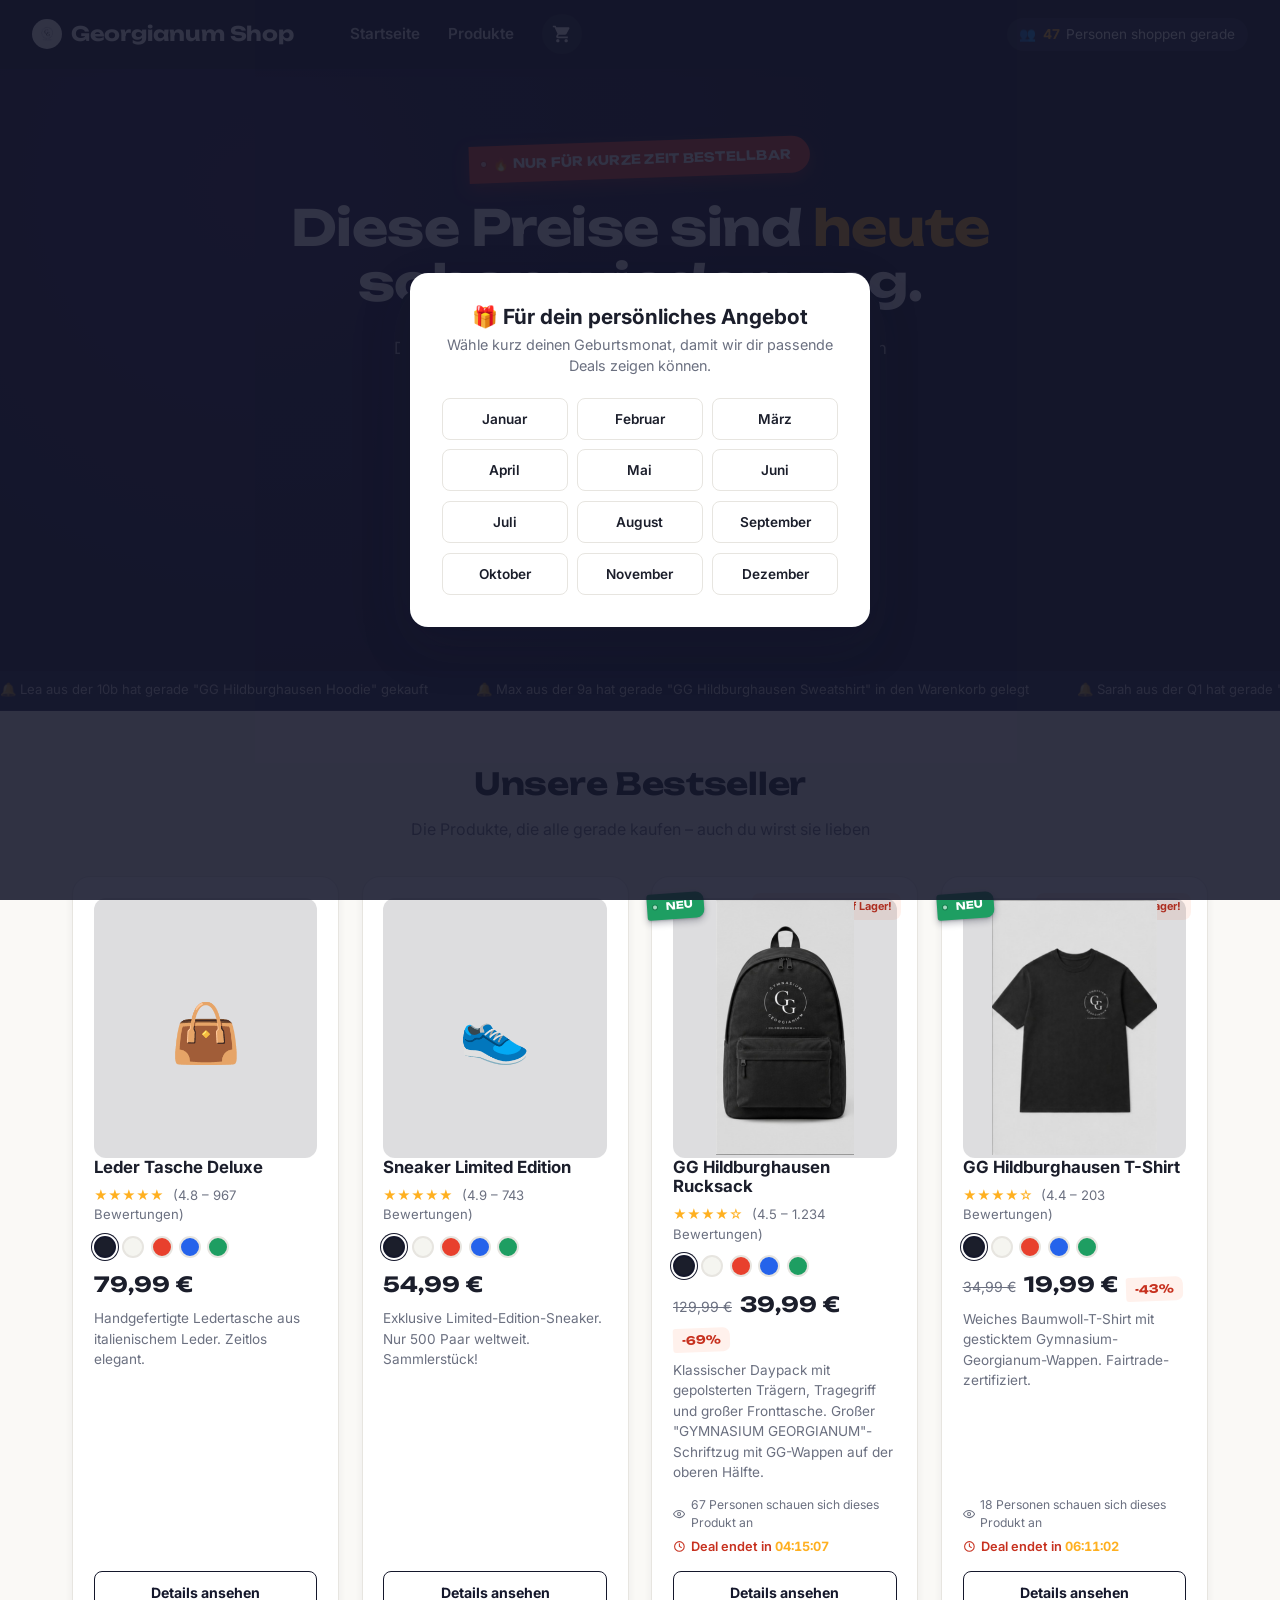
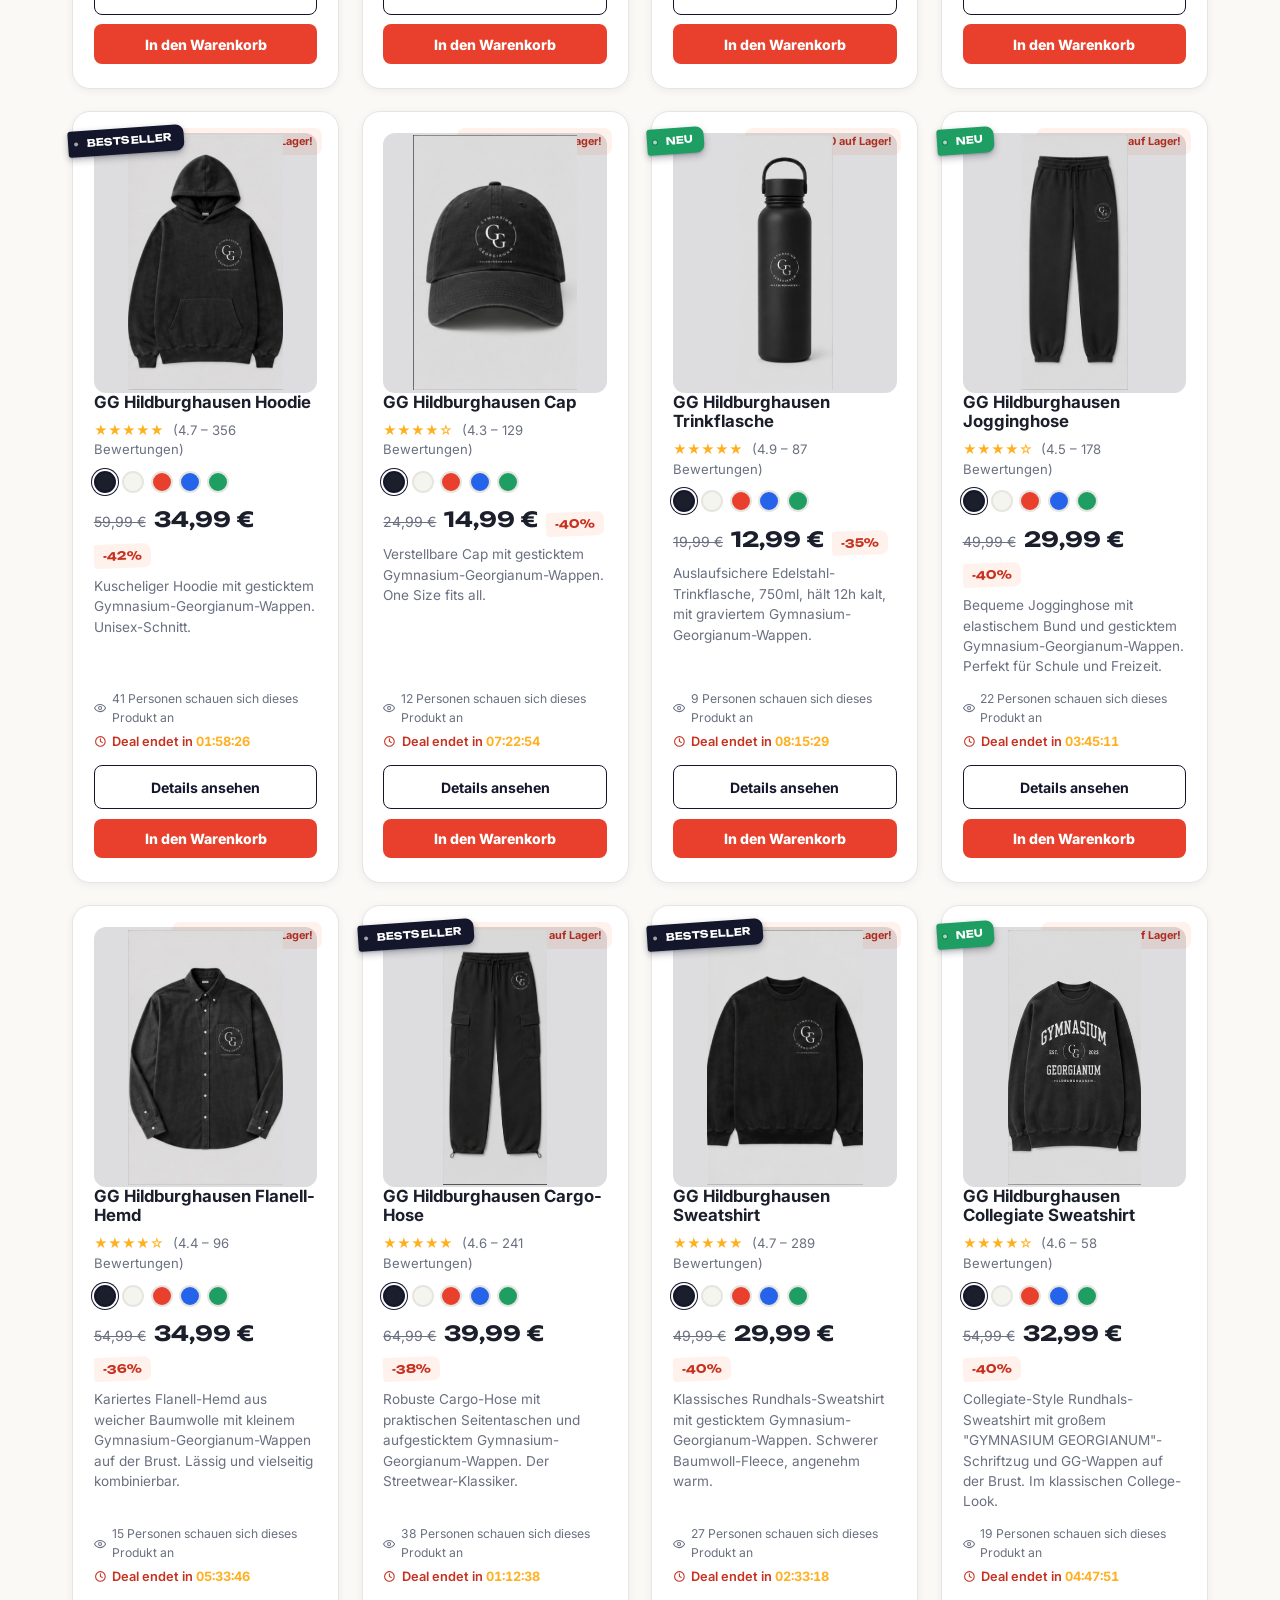
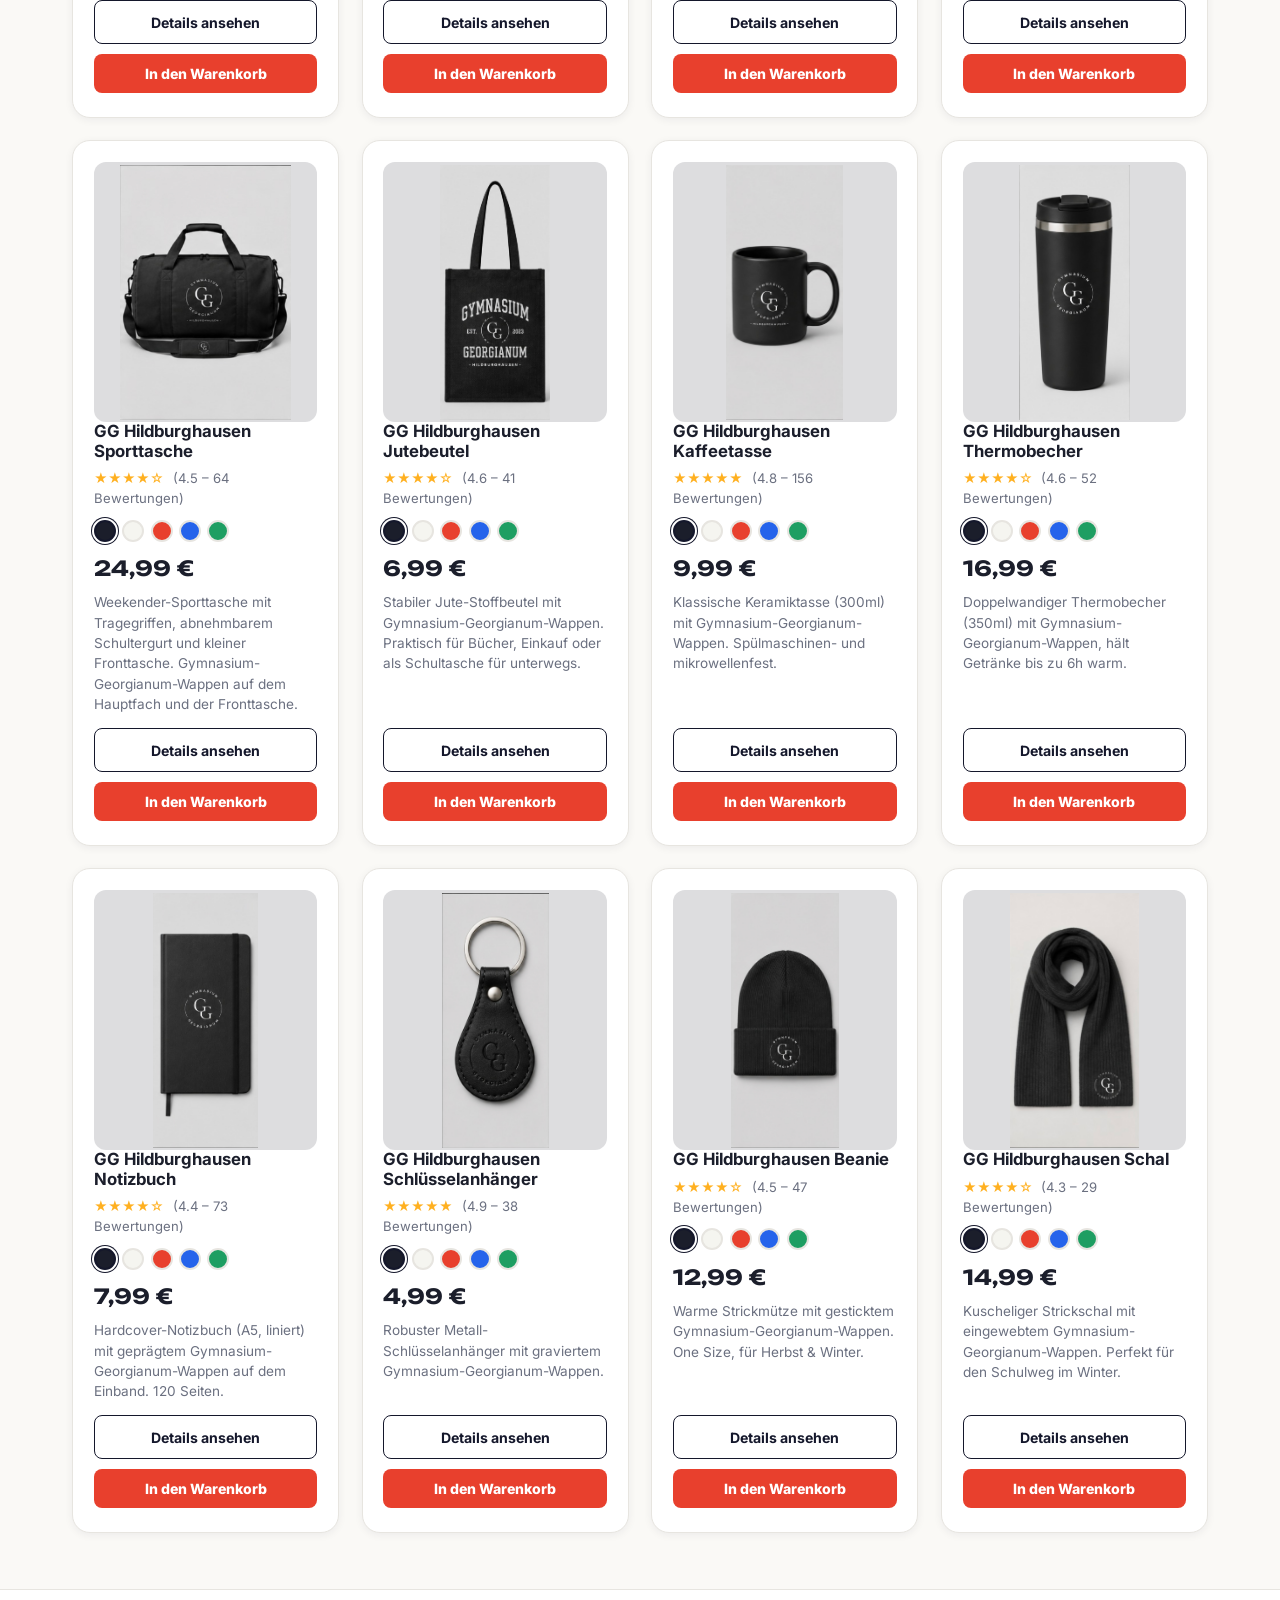
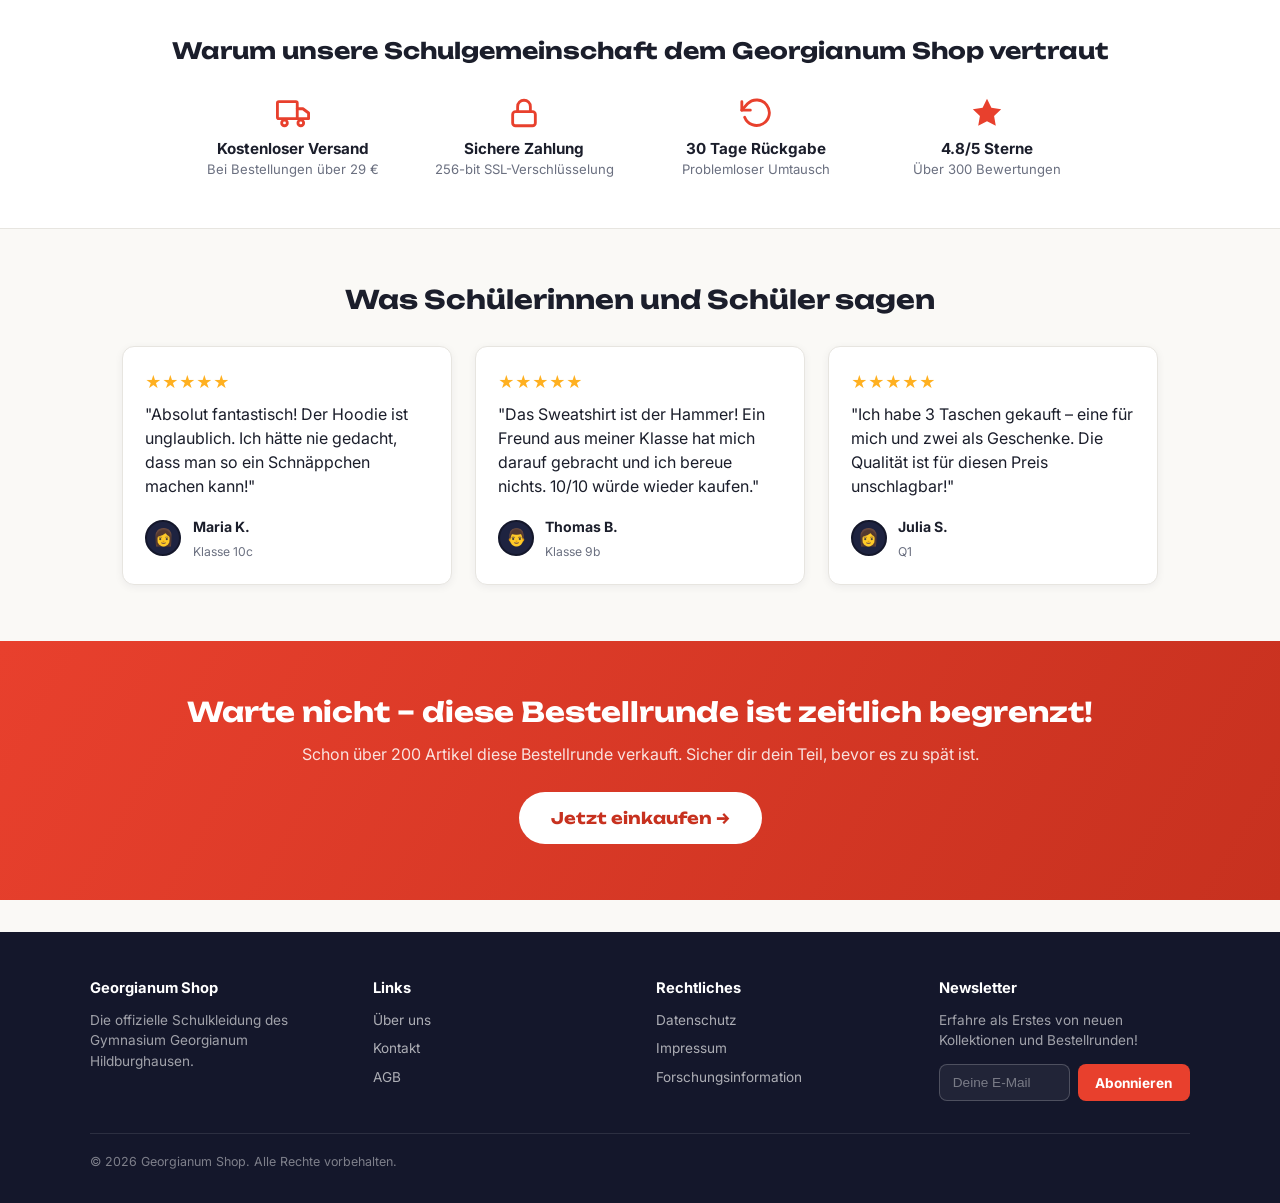
<file: index.html>
<!DOCTYPE html>
<html lang="de">
<head>
<meta charset="UTF-8">
<meta name="viewport" content="width=device-width, initial-scale=1.0">
<title>Georgianum Shop – Offizieller Schulshop des Gymnasium Georgianum</title>
<link rel="icon" type="image/png" href="logo-ggh.png">
<link rel="stylesheet" href="style.css">
<link rel="preconnect" href="https://fonts.googleapis.com">
<link rel="preconnect" href="https://fonts.gstatic.com" crossorigin>
<link href="https://fonts.googleapis.com/css2?family=Unbounded:wght@500;700;800;900&family=Inter:wght@300;400;500;600;700;900&display=swap" rel="stylesheet">
</head>
<body>

<!-- COOKIE BANNER – Privacy Zuckering -->
<div id="cookieBanner" class="cookie-banner">
  <div class="cookie-inner">
    <span class="cookie-emoji">🍪</span>
    <h2>Bevor es weitergeht...</h2>
    <p>Wir verwenden Cookies, um dir das beste Erlebnis zu bieten. Deine Daten sind bei uns <em>sicher</em>... oder zumindest <em>irgendwo</em>.</p>
    <div class="cookie-buttons">
      <button class="btn-accept" onclick="acceptCookies()">Alle akzeptieren</button>
      <button class="btn-reject" onclick="showCookieSettings()">Nur notwendige</button>
    </div>
  </div>
</div>

<!-- COOKIE SETTINGS MODAL – Privacy Zuckering (versteckte Opt-outs) -->
<div id="cookieModal" class="modal-overlay" style="display:none">
  <div class="modal">
    <h2>Cookie-Einstellungen</h2>
    <p class="modal-subtitle">Passe deine Datenschutzeinstellungen an</p>
    <div class="cookie-option">
      <label><input type="checkbox" checked disabled> Notwendige Cookies (kann nicht deaktiviert werden)</label>
    </div>
    <div class="cookie-option">
      <label><input type="checkbox" id="analytics" checked> Analyse-Cookies</label>
      <button class="toggle-btn active" onclick="toggleCookie('analytics')">AN</button>
    </div>
    <div class="cookie-option">
      <label><input type="checkbox" id="marketing" checked> Marketing-Cookies</label>
      <button class="toggle-btn active" onclick="toggleCookie('marketing')">AN</button>
    </div>
    <div class="cookie-option">
      <label><input type="checkbox" id="thirdparty" checked> Drittanbieter-Cookies</label>
      <button class="toggle-btn active" onclick="toggleCookie('thirdparty')">AN</button>
    </div>
    <div class="cookie-option">
      <label><input type="checkbox" id="personalization" checked> Personalisierung</label>
      <button class="toggle-btn active" onclick="toggleCookie('personalization')">AN</button>
    </div>
    <div class="cookie-option">
      <label><input type="checkbox" id="fingerprint" checked> Browser-Fingerprinting</label>
      <button class="toggle-btn active" onclick="toggleCookie('fingerprint')">AN</button>
    </div>
    <button class="btn-save-cookies" onclick="saveCookieSettings()">Einstellungen speichern</button>
    <p class="cookie-hinweis">Hinweis: Das Deaktivieren von Cookies kann zu einem <strong>deutlich schlechteren</strong> Erlebnis führen. Möglicherweise verlierst du gespeicherte Artikel und deine persönlichen Empfehlungen.</p>
  </div>
</div>

<!-- NAVBAR -->
<nav class="navbar">
  <div class="nav-brand"><img src="logo-ggh.png" alt="Gymnasium Georgianum Hildburghausen" class="nav-logo">Georgianum Shop</div>
  <div class="nav-links">
    <a href="index.html">Startseite</a>
    <a href="index.html#produkte">Produkte</a>
    <div class="cart-wrapper">
      <button class="cart-icon-btn" onclick="toggleCartDropdown(event)">
        <svg viewBox="0 0 24 24" xmlns="http://www.w3.org/2000/svg">
          <path d="M7 18c-1.1 0-1.99.9-1.99 2S5.9 22 7 22s2-.9 2-2-.9-2-2-2zM1 2v2h2l3.6 7.59-1.35 2.45c-.16.28-.25.61-.25.96 0 1.1.9 2 2 2h12v-2H7.42c-.14 0-.25-.11-.25-.25l.03-.12.9-1.63h7.45c.75 0 1.41-.41 1.75-1.03l3.58-6.49c.08-.14.12-.31.12-.48 0-.55-.45-1-1-1H5.21l-.94-2H1zm16 16c-1.1 0-1.99.9-1.99 2s.89 2 1.99 2 2-.9 2-2-.9-2-2-2z"/>
        </svg>
        <span id="cartBadge" class="cart-badge" style="display:none">0</span>
      </button>
      <div class="cart-dropdown" id="cartDropdown">
        <div class="cart-dropdown-header">
          <h3>🛒 Mein Warenkorb</h3>
          <span class="cart-count-label" id="cartDropCount">0 Artikel</span>
        </div>
        <div class="cart-dropdown-items" id="cartDropItems">
          <div class="cart-empty-msg">
            <div class="empty-icon">🛒</div>
            <p>Dein Warenkorb ist leer</p>
          </div>
        </div>
        <div class="cart-dropdown-footer">
          <div class="cart-dropdown-total">
            <span>Gesamtsumme</span>
            <strong id="cartDropTotal">0,00 €</strong>
          </div>
          <a href="checkout.html" class="btn-go-cart">Zum Warenkorb →</a>
        </div>
      </div>
    </div>
  </div>
  <div class="nav-right">
    <span class="nav-social-proof" id="navVisitors">👥 <strong>47</strong> Personen shoppen gerade</span>
  </div>
</nav>

<!-- HERO – AIDA: Attention -->
<section class="hero">
  <div class="hero-content">
    <span class="hero-badge">🔥 NUR FÜR KURZE ZEIT BESTELLBAR</span>
    <h1>Diese Preise sind <em>heute</em><br>schon wieder weg.</h1>
    <p class="hero-sub">Die offizielle Schulkleidung des Gymnasium Georgianum – von Schülerinnen und Schülern für unsere Schulgemeinschaft.</p>
    <a href="#produkte" class="btn-hero">Jetzt entdecken →</a>
    <div class="hero-urgency">
      <span class="pulse-dot"></span>
      <span>⏱️ Diese Bestellrunde endet in <span id="heroTimer">04:59:32</span></span>
    </div>
    <div class="hero-social">
      <div class="avatar-stack">
        <div class="avatar">👩</div>
        <div class="avatar">👨</div>
        <div class="avatar">👩</div>
        <div class="avatar">👨</div>
        <div class="avatar">👩</div>
      </div>
      <p><strong>38</strong> Bestellungen diese Woche</p>
    </div>
  </div>
</section>

<!-- SOCIAL PROOF TICKER -->
<div class="ticker-wrap">
  <div class="ticker">
    <span>🔔 Lea aus der 10b hat gerade "GG Hildburghausen Hoodie" gekauft</span>
    <span>🔔 Max aus der 9a hat gerade "GG Hildburghausen Sweatshirt" in den Warenkorb gelegt</span>
    <span>🔔 Sarah aus der Q1 hat gerade "Leder Tasche Deluxe" gekauft</span>
    <span>🔔 Tom aus der 8c hat gerade "GG Hildburghausen Sporttasche" gekauft</span>
    <span>🔔 Anna aus der 10a hat gerade "Sneaker Limited" gekauft</span>
    <span>🔔 Felix aus der Q2 hat gerade "GG Hildburghausen Hoodie" gekauft</span>
    <span>🔔 Lea aus der 10b hat gerade "GG Hildburghausen Hoodie" gekauft</span>
    <span>🔔 Max aus der 9a hat gerade "GG Hildburghausen Sweatshirt" in den Warenkorb gelegt</span>
    <span>🔔 Sarah aus der Q1 hat gerade "Leder Tasche Deluxe" gekauft</span>
    <span>🔔 Tom aus der 8c hat gerade "GG Hildburghausen Sporttasche" gekauft</span>
  </div>
</div>

<!-- PRODUCTS – AIDA: Interest + Desire -->
<section class="products-section" id="produkte">
  <div class="section-header">
    <h2>Unsere Bestseller</h2>
    <p>Die Produkte, die alle gerade kaufen – auch du wirst sie lieben</p>
  </div>

  <div class="products-grid" id="productsGrid">
    <!-- wird per JS aus products.js befüllt (siehe script.js: renderProductGrid) -->
  </div>
</section>

<!-- TRUST SECTION – AIDA: Desire -->
<section class="trust-section">
  <h2>Warum unsere Schulgemeinschaft dem Georgianum Shop vertraut</h2>
  <div class="trust-grid">
    <div class="trust-item">
      <div class="trust-icon" data-icon="truck"></div>
      <h4>Kostenloser Versand</h4>
      <p>Bei Bestellungen über 29 €</p>
    </div>
    <div class="trust-item">
      <div class="trust-icon" data-icon="lock"></div>
      <h4>Sichere Zahlung</h4>
      <p>256-bit SSL-Verschlüsselung</p>
    </div>
    <div class="trust-item">
      <div class="trust-icon" data-icon="refresh"></div>
      <h4>30 Tage Rückgabe</h4>
      <p>Problemloser Umtausch</p>
    </div>
    <div class="trust-item">
      <div class="trust-icon" data-icon="star"></div>
      <h4>4.8/5 Sterne</h4>
      <p>Über 300 Bewertungen</p>
    </div>
  </div>
</section>

<!-- TESTIMONIALS – Social Proof -->
<section class="testimonials-section">
  <h2>Was Schülerinnen und Schüler sagen</h2>
  <div class="testimonials-grid">
    <div class="testimonial">
      <div class="testimonial-stars">★★★★★</div>
      <p>"Absolut fantastisch! Der Hoodie ist unglaublich. Ich hätte nie gedacht, dass man so ein Schnäppchen machen kann!"</p>
      <div class="testimonial-author">
        <div class="avatar">👩</div>
        <div><strong>Maria K.</strong><br><span>Klasse 10c</span></div>
      </div>
    </div>
    <div class="testimonial">
      <div class="testimonial-stars">★★★★★</div>
      <p>"Das Sweatshirt ist der Hammer! Ein Freund aus meiner Klasse hat mich darauf gebracht und ich bereue nichts. 10/10 würde wieder kaufen."</p>
      <div class="testimonial-author">
        <div class="avatar">👨</div>
        <div><strong>Thomas B.</strong><br><span>Klasse 9b</span></div>
      </div>
    </div>
    <div class="testimonial">
      <div class="testimonial-stars">★★★★★</div>
      <p>"Ich habe 3 Taschen gekauft – eine für mich und zwei als Geschenke. Die Qualität ist für diesen Preis unschlagbar!"</p>
      <div class="testimonial-author">
        <div class="avatar">👩</div>
        <div><strong>Julia S.</strong><br><span>Q1</span></div>
      </div>
    </div>
  </div>
</section>

<!-- CTA SECTION – AIDA: Action -->
<section class="cta-section">
  <h2>Warte nicht – diese Bestellrunde ist zeitlich begrenzt!</h2>
  <p>Schon über 200 Artikel diese Bestellrunde verkauft. Sicher dir dein Teil, bevor es zu spät ist.</p>
  <a href="#produkte" class="btn-cta">Jetzt einkaufen →</a>
</section>

<!-- RECENTLY VIEWED -->
<section class="recently-viewed-section" id="rvSection">
  <h3>🕐 Kürzlich angesehene Produkte</h3>
  <div class="recently-viewed-grid" id="recentlyViewed"></div>
</section>

<!-- FOOTER -->
<footer class="footer">
  <div class="footer-grid">
    <div>
      <h4>Georgianum Shop</h4>
      <p>Die offizielle Schulkleidung des Gymnasium Georgianum Hildburghausen.</p>
    </div>
    <div>
      <h4>Links</h4>
      <a href="#">Über uns</a>
      <a href="#">Kontakt</a>
      <a href="#">AGB</a>
    </div>
    <div>
      <h4>Rechtliches</h4>
      <a href="#">Datenschutz</a>
      <a href="#">Impressum</a>
      <a href="#">Forschungsinformation</a>
    </div>
    <div>
      <h4>Newsletter</h4>
      <p>Erfahre als Erstes von neuen Kollektionen und Bestellrunden!</p>
      <form id="newsletterForm" class="newsletter-form">
        <input type="email" name="email" placeholder="Deine E-Mail" required>
        <button type="submit">Abonnieren</button>
      </form>
      <p id="newsletterConfirm" style="display:none;font-size:0.78rem;color:#8CE0A8;margin-top:0.5rem">✓ Danke! (Demo – es wurde keine echte E-Mail verschickt)</p>
    </div>
  </div>
  <div class="footer-bottom">
    <p>© 2026 Georgianum Shop. Alle Rechte vorbehalten.</p>
  </div>
</footer>

<script src="products.js"></script>
<script src="script.js"></script>
<script src="study.js"></script>
<script>
document.getElementById('newsletterForm').addEventListener('submit', function (e) {
  e.preventDefault();
  trackInteraction('newsletter_signup', {});
  this.style.display = 'none';
  document.getElementById('newsletterConfirm').style.display = 'block';
});
</script>
</body>
</html>
</file>
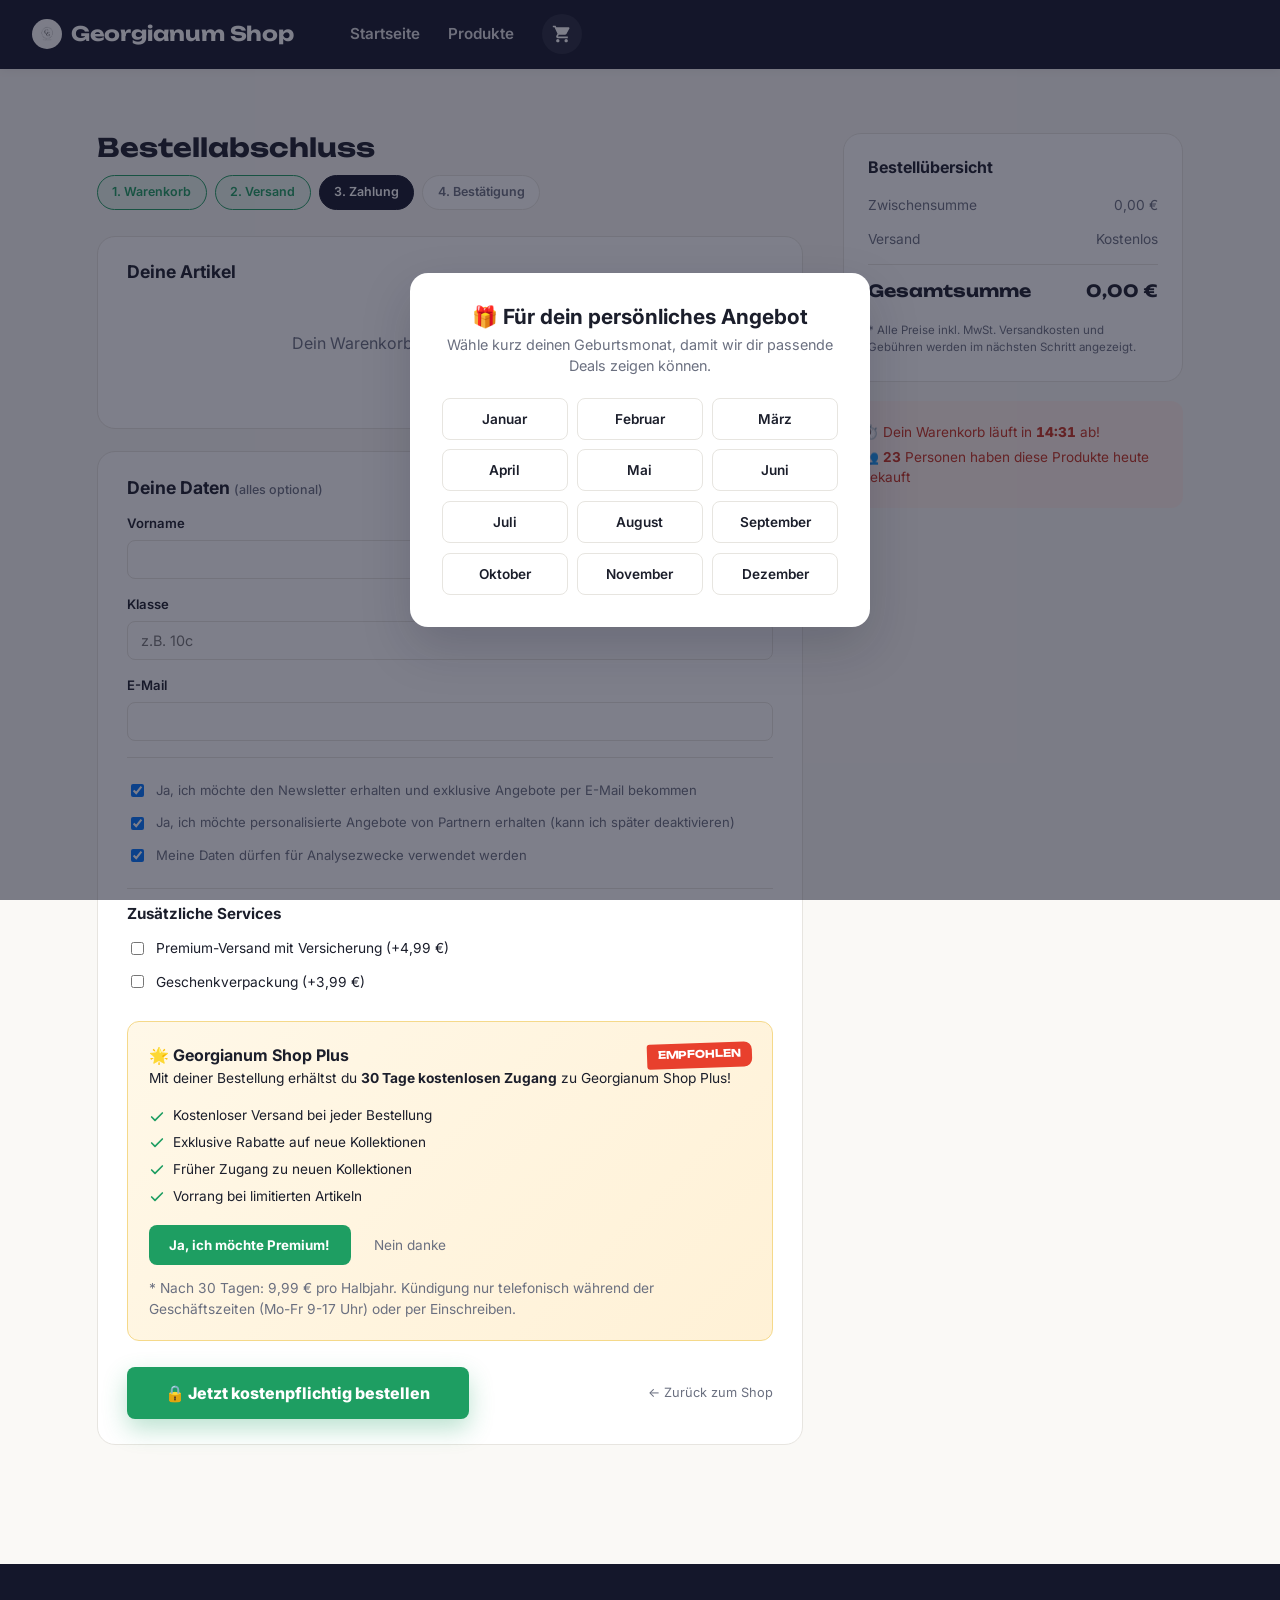
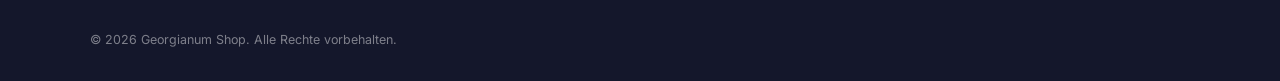
<file: checkout.html>
<!DOCTYPE html>
<html lang="de">
<head>
<meta charset="UTF-8">
<meta name="viewport" content="width=device-width, initial-scale=1.0">
<title>Georgianum Shop – Kasse</title>
<link rel="icon" type="image/png" href="logo-ggh.png">
<link rel="stylesheet" href="style.css">
<link rel="preconnect" href="https://fonts.googleapis.com">
<link rel="preconnect" href="https://fonts.gstatic.com" crossorigin>
<link href="https://fonts.googleapis.com/css2?family=Unbounded:wght@500;700;800;900&family=Inter:wght@300;400;500;600;700;900&display=swap" rel="stylesheet">
</head>
<body>

<nav class="navbar">
  <div class="nav-brand"><a href="index.html" style="text-decoration:none;color:inherit"><img src="logo-ggh.png" alt="Gymnasium Georgianum Hildburghausen" class="nav-logo">Georgianum Shop</a></div>
  <div class="nav-links">
    <a href="index.html">Startseite</a>
    <a href="index.html#produkte">Produkte</a>
    <div class="cart-wrapper">
      <button class="cart-icon-btn" onclick="toggleCartDropdown(event)">
        <svg viewBox="0 0 24 24" xmlns="http://www.w3.org/2000/svg">
          <path d="M7 18c-1.1 0-1.99.9-1.99 2S5.9 22 7 22s2-.9 2-2-.9-2-2-2zM1 2v2h2l3.6 7.59-1.35 2.45c-.16.28-.25.61-.25.96 0 1.1.9 2 2 2h12v-2H7.42c-.14 0-.25-.11-.25-.25l.03-.12.9-1.63h7.45c.75 0 1.41-.41 1.75-1.03l3.58-6.49c.08-.14.12-.31.12-.48 0-.55-.45-1-1-1H5.21l-.94-2H1zm16 16c-1.1 0-1.99.9-1.99 2s.89 2 1.99 2 2-.9 2-2-.9-2-2-2z"/>
        </svg>
        <span id="cartBadge" class="cart-badge" style="display:none">0</span>
      </button>
      <div class="cart-dropdown" id="cartDropdown">
        <div class="cart-dropdown-header">
          <h3>🛒 Mein Warenkorb</h3>
          <span class="cart-count-label" id="cartDropCount">0 Artikel</span>
        </div>
        <div class="cart-dropdown-items" id="cartDropItems">
          <div class="cart-empty-msg">
            <div class="empty-icon">🛒</div>
            <p>Dein Warenkorb ist leer</p>
          </div>
        </div>
        <div class="cart-dropdown-footer">
          <div class="cart-dropdown-total">
            <span>Gesamtsumme</span>
            <strong id="cartDropTotal">0,00 €</strong>
          </div>
          <a href="checkout.html" class="btn-go-cart">Zum Warenkorb →</a>
        </div>
      </div>
    </div>
  </div>
</nav>

<div class="checkout-page">

  <!-- Order confirmation (Demo – ersetzt den echten Formspree-Versand) -->
  <div id="orderConfirmation" class="order-confirmation" style="display:none">
    <div class="confirmation-box">
      <div class="confirmation-icon">✅</div>
      <h2>Bestellung abgeschlossen</h2>
      <p>Das ist eine <strong>Demo-Bestellung</strong> für die Seminarfacharbeit – es wurde keine echte Zahlung verarbeitet und deine Adressdaten wurden an niemanden verschickt.</p>
      <p class="confirmation-hint" id="confirmationHint">Für die Studie wurde nur festgehalten, <em>welche Produkte</em> in welcher Variante gekauft wurden – ganz ohne deinen Namen oder deine Adresse.</p>
      <a href="index.html" class="btn-go-cart" style="display:inline-block;margin-top:1rem">Zurück zum Shop</a>
    </div>
  </div>

  <div class="checkout-container" id="checkoutContainer">
    <div class="checkout-main">
      <h1>Bestellabschluss</h1>

      <!-- Progress bar – Roach Motel: makes it seem far along -->
      <div class="checkout-progress">
        <div class="progress-step active">1. Warenkorb</div>
        <div class="progress-step active">2. Versand</div>
        <div class="progress-step current">3. Zahlung</div>
        <div class="progress-step">4. Bestätigung</div>
      </div>

      <!-- Cart items -->
      <div class="checkout-section">
        <h2>Deine Artikel</h2>
        <div id="cartItems"></div>
      </div>

      <!-- Shipping form -->
      <div class="checkout-section">
        <h2>Deine Daten <span class="form-optional-hint">(alles optional)</span></h2>
        <form id="checkoutForm" method="POST">
          <div class="form-row">
            <div class="form-group">
              <label>Vorname</label>
              <input type="text" name="vorname" id="checkoutVorname">
            </div>
            <div class="form-group">
              <label>Nachname</label>
              <input type="text" name="nachname" id="checkoutNachname">
            </div>
          </div>
          <div class="form-group">
            <label>Klasse</label>
            <input type="text" name="klasse" id="checkoutKlasse" placeholder="z.B. 10c">
          </div>
          <div class="form-group">
            <label>E-Mail</label>
            <input type="email" name="email">
            <input type="hidden" name="_subject" value="Neue Bestellung Georgianum Shop">
          </div>

          <!-- DARK DEFAULTS: Pre-checked hidden options -->
          <div class="form-extras">
            <label class="checkbox-label">
              <input type="checkbox" name="newsletter" checked>
              <span>Ja, ich möchte den Newsletter erhalten und exklusive Angebote per E-Mail bekommen</span>
            </label>
            <label class="checkbox-label">
              <input type="checkbox" name="partner_offers" checked>
              <span>Ja, ich möchte personalisierte Angebote von Partnern erhalten (kann ich später deaktivieren)</span>
            </label>
            <label class="checkbox-label">
              <input type="checkbox" name="analytics_consent" checked>
              <span>Meine Daten dürfen für Analysezwecke verwendet werden</span>
            </label>
          </div>

          <!-- HIDDEN COSTS: Shown only after scrolling -->
          <div id="hiddenCostsSection" class="hidden-costs-reveal">
            <h3>Zusätzliche Services</h3>
            <label class="checkbox-label">
              <input type="checkbox" name="premium_shipping" id="premShip" onchange="updateTotal()">
              <span>Premium-Versand mit Versicherung (+4,99 €)</span>
            </label>
            <label class="checkbox-label">
              <input type="checkbox" name="gift_wrap" id="giftWrap" onchange="updateTotal()">
              <span>Geschenkverpackung (+3,99 €)</span>
            </label>
          </div>

          <!-- FORCED CONTINUITY: Subscription trap -->
          <div class="subscription-box">
            <div class="sub-header">
              <h3>🌟 Georgianum Shop Plus</h3>
              <span class="sub-badge">EMPFOHLEN</span>
            </div>
            <p>Mit deiner Bestellung erhältst du <strong>30 Tage kostenlosen Zugang</strong> zu Georgianum Shop Plus!</p>
            <ul class="sub-benefits">
              <li><span class="li-icon" data-icon="check"></span>Kostenloser Versand bei jeder Bestellung</li>
              <li><span class="li-icon" data-icon="check"></span>Exklusive Rabatte auf neue Kollektionen</li>
              <li><span class="li-icon" data-icon="check"></span>Früher Zugang zu neuen Kollektionen</li>
              <li><span class="li-icon" data-icon="check"></span>Vorrang bei limitierten Artikeln</li>
            </ul>
            <div class="sub-choice">
              <button type="button" class="btn-sub-accept" id="subAccept" onclick="acceptSub()">Ja, ich möchte Premium!</button>
              <button type="button" class="btn-sub-decline" id="subDecline" onclick="declineSub()">Nein danke</button>
            </div>
            <p class="sub-fine-print">* Nach 30 Tagen: 9,99 € pro Halbjahr. Kündigung nur telefonisch während der Geschäftszeiten (Mo-Fr 9-17 Uhr) oder per Einschreiben.</p>
          </div>

          <!-- MISDIRECTION: Big green buy button, tiny back button -->
          <div class="final-actions">
            <button type="submit" class="btn-final-buy">
              🔒 Jetzt kostenpflichtig bestellen
            </button>
            <a href="index.html" class="back-to-shop">← Zurück zum Shop</a>
          </div>
        </form>
      </div>
    </div>

    <!-- Order summary sidebar -->
    <div class="checkout-sidebar">
      <div class="order-summary">
        <h3>Bestellübersicht</h3>
        <div id="summaryItems"></div>
        <div class="summary-line">
          <span>Zwischensumme</span>
          <span id="subtotal">0,00 €</span>
        </div>
        <div class="summary-line">
          <span>Versand</span>
          <span id="shippingCost">Kostenlos</span>
        </div>
        <div class="summary-line hidden-fee" id="fee1" style="display:none">
          <span>Servicegebühr</span>
          <span>2,99 €</span>
        </div>
        <div class="summary-line hidden-fee" id="fee2" style="display:none">
          <span>Verpackungskosten</span>
          <span>1,99 €</span>
        </div>
        <div class="summary-line hidden-fee" id="fee3" style="display:none">
          <span>Zahlungsabwicklung</span>
          <span>0,99 €</span>
        </div>
        <div class="summary-line total">
          <span>Gesamtsumme</span>
          <span id="totalPrice">0,00 €</span>
        </div>
        <p class="tax-hinweis">* Alle Preise inkl. MwSt. Versandkosten und Gebühren werden im nächsten Schritt angezeigt.</p>
      </div>

      <!-- Urgency in sidebar -->
      <div class="sidebar-urgency">
        <p>⏱️ Dein Warenkorb läuft in <span id="cartTimer">14:32</span> ab!</p>
        <p>👥 <strong>23</strong> Personen haben diese Produkte heute gekauft</p>
      </div>
    </div>
  </div>
</div>

<!-- CONFIRMSHAMING: Decline subscription modal -->
<div id="subDeclineModal" class="modal-overlay" style="display:none">
  <div class="modal exit-modal">
    <h2>😟 Bist du dir sicher?</h2>
    <p>Mit Georgianum Shop Plus sparst du durchschnittlich <strong>25 € pro Halbjahr</strong>. Möchtest du das wirklich verpassen?</p>
    <div class="sub-modal-benefits">
      <p>✗ Kein kostenloser Versand</p>
      <p>✗ Keine exklusiven Rabatte</p>
      <p>✗ Kein früher Zugang zu Sales</p>
      <p>✗ Kein Vorrang bei limitierten Artikeln</p>
    </div>
    <button class="btn-stay" onclick="closeSubModal(true)">Doch Premium aktivieren!</button>
    <a href="#" class="exit-leave" onclick="closeSubModal(false)">Nein, ich bin zu dumm zum Sparen</a>
  </div>
</div>

<footer class="footer">
  <div class="footer-bottom">
    <p>© 2026 Georgianum Shop. Alle Rechte vorbehalten.</p>
  </div>
</footer>

<script src="products.js"></script>
<script src="script.js"></script>
<script src="study.js"></script>
<script>
// Warenkorb wird bereits von script.js geladen (globale Variable "cart")

function renderCart() {
  const container = document.getElementById('cartItems');
  const summary = document.getElementById('summaryItems');
  if (cart.length === 0) {
    container.innerHTML = '<p class="empty-cart">Dein Warenkorb ist leer. <a href="index.html">Zurück zum Shop</a></p>';
    summary.innerHTML = '';
    return;
  }
  let cartHTML = '';
  let summaryHTML = '';
  let total = 0;
  cart.forEach((item, i) => {
    total += item.price;
    const colorLabel = (item.color && typeof colorById === 'function') ? ` <small style="color:var(--text-muted)">(${colorById(item.color).name})</small>` : '';
    cartHTML += `<div class="cart-item">
      <span class="item-emoji" style="font-size:1.3rem;margin-right:0.5rem">${item.emoji || '📦'}</span>
      <span style="flex:1">${item.name}${colorLabel}</span>
      <span>${item.price.toFixed(2).replace('.', ',')} €</span>
      <button class="btn-remove" onclick="removeItem(${i})">✕</button>
    </div>`;
    summaryHTML += `<div class="summary-line"><span>${item.emoji || '📦'} ${item.name}${colorLabel}</span><span>${item.price.toFixed(2).replace('.', ',')} €</span></div>`;
  });
  container.innerHTML = cartHTML;
  summary.innerHTML = summaryHTML;
  document.getElementById('subtotal').textContent = total.toFixed(2).replace('.', ',') + ' €';
  updateTotal();
  startHiddenFeeTimers();
}

// Welche der zeitverzögerten "versteckten Gebühren" wurden schon enthüllt?
const revealedFees = { fee1: false, fee2: false, fee3: false };
let feeTimersStarted = false;

function currentSubtotal() {
  return cart.reduce((s, i) => s + i.price, 0);
}

// Berechnet die Gesamtsumme IMMER frisch aus: Zwischensumme + bereits enthüllte
// Zeit-Gebühren + angehakte Zusatz-Optionen. So bleibt der angezeigte Betrag
// bei jeder Änderung (Checkbox, Timer, Artikel entfernen) konsistent.
function updateTotal() {
  let total = currentSubtotal();
  if (revealedFees.fee1) total += 2.99;
  if (revealedFees.fee2) total += 1.99;
  if (revealedFees.fee3) total += 0.99;

  const premShip = document.getElementById('premShip');
  const giftWrap = document.getElementById('giftWrap');
  if (premShip && premShip.checked) total += 4.99;
  if (giftWrap && giftWrap.checked) total += 3.99;

  document.getElementById('totalPrice').textContent = total.toFixed(2).replace('.', ',') + ' €';
}

function startHiddenFeeTimers() {
  if (feeTimersStarted) return;
  feeTimersStarted = true;
  setTimeout(() => { revealedFees.fee1 = true; document.getElementById('fee1').style.display = 'flex'; updateTotal(); }, 3000);
  setTimeout(() => { revealedFees.fee2 = true; document.getElementById('fee2').style.display = 'flex'; updateTotal(); }, 6000);
  setTimeout(() => { revealedFees.fee3 = true; document.getElementById('fee3').style.display = 'flex'; updateTotal(); }, 9000);
}

function removeItem(index) {
  trackInteraction('cart_remove', { item: cart[index].name });
  cart.splice(index, 1);
  localStorage.setItem('shoply_cart', JSON.stringify(cart));
  renderCart();
  updateNavCart();
}

function acceptSub() {
  trackInteraction('subscription_accepted', {});
  localStorage.setItem('shoply_premium_decision', 'accepted');
  document.getElementById('subAccept').textContent = '✓ Premium aktiviert!';
  document.getElementById('subAccept').classList.add('activated');
  document.getElementById('subDecline').style.display = 'none';
}

function declineSub() {
  trackInteraction('subscription_decline_click', {});
  document.getElementById('subDeclineModal').style.display = 'flex';
}

function closeSubModal(reconsider) {
  document.getElementById('subDeclineModal').style.display = 'none';
  if (reconsider) {
    acceptSub();
  } else {
    localStorage.setItem('shoply_premium_decision', 'declined');
    trackInteraction('subscription_declined_final', {});
  }
}

function finalizeOrder() {
  if (cart.length === 0) {
    // Nichts zu bestellen (z.B. Seite direkt ohne Warenkorb-Inhalt aufgerufen)
    window.location.href = 'index.html';
    return;
  }

  trackInteraction('order_finalize', { items: cart.map(i => i.name), total: document.getElementById('totalPrice').textContent });

  // Falls freiwillig ein Name eingegeben wurde: ab jetzt diesen statt der
  // automatischen Monats-Kennung fürs Tracking verwenden (siehe
  // overrideStudentIdWithName in study.js). Beide Felder sind optional,
  // daher wird nur überschrieben, wenn tatsächlich etwas drinsteht.
  const vorname = (document.getElementById('checkoutVorname').value || '').trim();
  const nachname = (document.getElementById('checkoutNachname').value || '').trim();
  const klasse = (document.getElementById('checkoutKlasse').value || '').trim();
  const fullName = (vorname + ' ' + nachname).trim();
  if (fullName && typeof overrideStudentIdWithName === 'function') {
    overrideStudentIdWithName(fullName);
  }
  // Hinweistext auf der Bestätigungsseite muss ehrlich bleiben: nur "ganz
  // ohne deinen Namen" behaupten, wenn tatsächlich keiner eingegeben wurde.
  const hintEl = document.getElementById('confirmationHint');
  if (hintEl && fullName) {
    hintEl.innerHTML = 'Für die Studie wurde festgehalten, <em>welche Produkte</em> in welcher Variante gekauft wurden – unter dem von dir angegebenen Namen.';
  }

  // STUDIE: für jedes der 6 Hauptprodukte im Warenkorb ein "purchase"-Event senden
  if (typeof trackStudyEvent === 'function') {
    cart.forEach(function (item) {
      if (item.productId) {
        trackStudyEvent('purchase', item.productId, {
          price: item.price, name: item.name, color: item.color || null,
          klasse: klasse || null // optionales Feld, landet in der Zusatzinfo-Spalte im Sheet
        });
      }
    });
  }

  // Warenkorb leeren und Bestätigung statt echtem Versand anzeigen (Demo)
  cart = [];
  saveCart();
  updateNavCart();
  document.getElementById('checkoutContainer').style.display = 'none';
  document.getElementById('orderConfirmation').style.display = 'flex';
  window.scrollTo({ top: 0, behavior: 'smooth' });
}

// Alle Felder (Name, Klasse, E-Mail) sind optional – es gibt keine
// required-Attribute mehr, die Bestellung geht also auch komplett leer
// durch. Trotzdem submit() statt direkt onclick, damit z.B. das
// E-Mail-Feld (type="email") bei AUSGEFÜLLTEM, aber ungültigem Format
// weiterhin die native Browser-Fehlermeldung zeigt.
document.getElementById('checkoutForm').addEventListener('submit', function (e) {
  e.preventDefault();
  finalizeOrder();
});

// Cart timer
let cartTime = 14 * 60 + 32;
setInterval(() => {
  cartTime--;
  if (cartTime < 0) cartTime = 15 * 60;
  const m = Math.floor(cartTime / 60);
  const s = cartTime % 60;
  document.getElementById('cartTimer').textContent = `${m.toString().padStart(2,'0')}:${s.toString().padStart(2,'0')}`;
}, 1000);

renderCart();
updateNavCart();
</script>
</body>
</html>
</file>
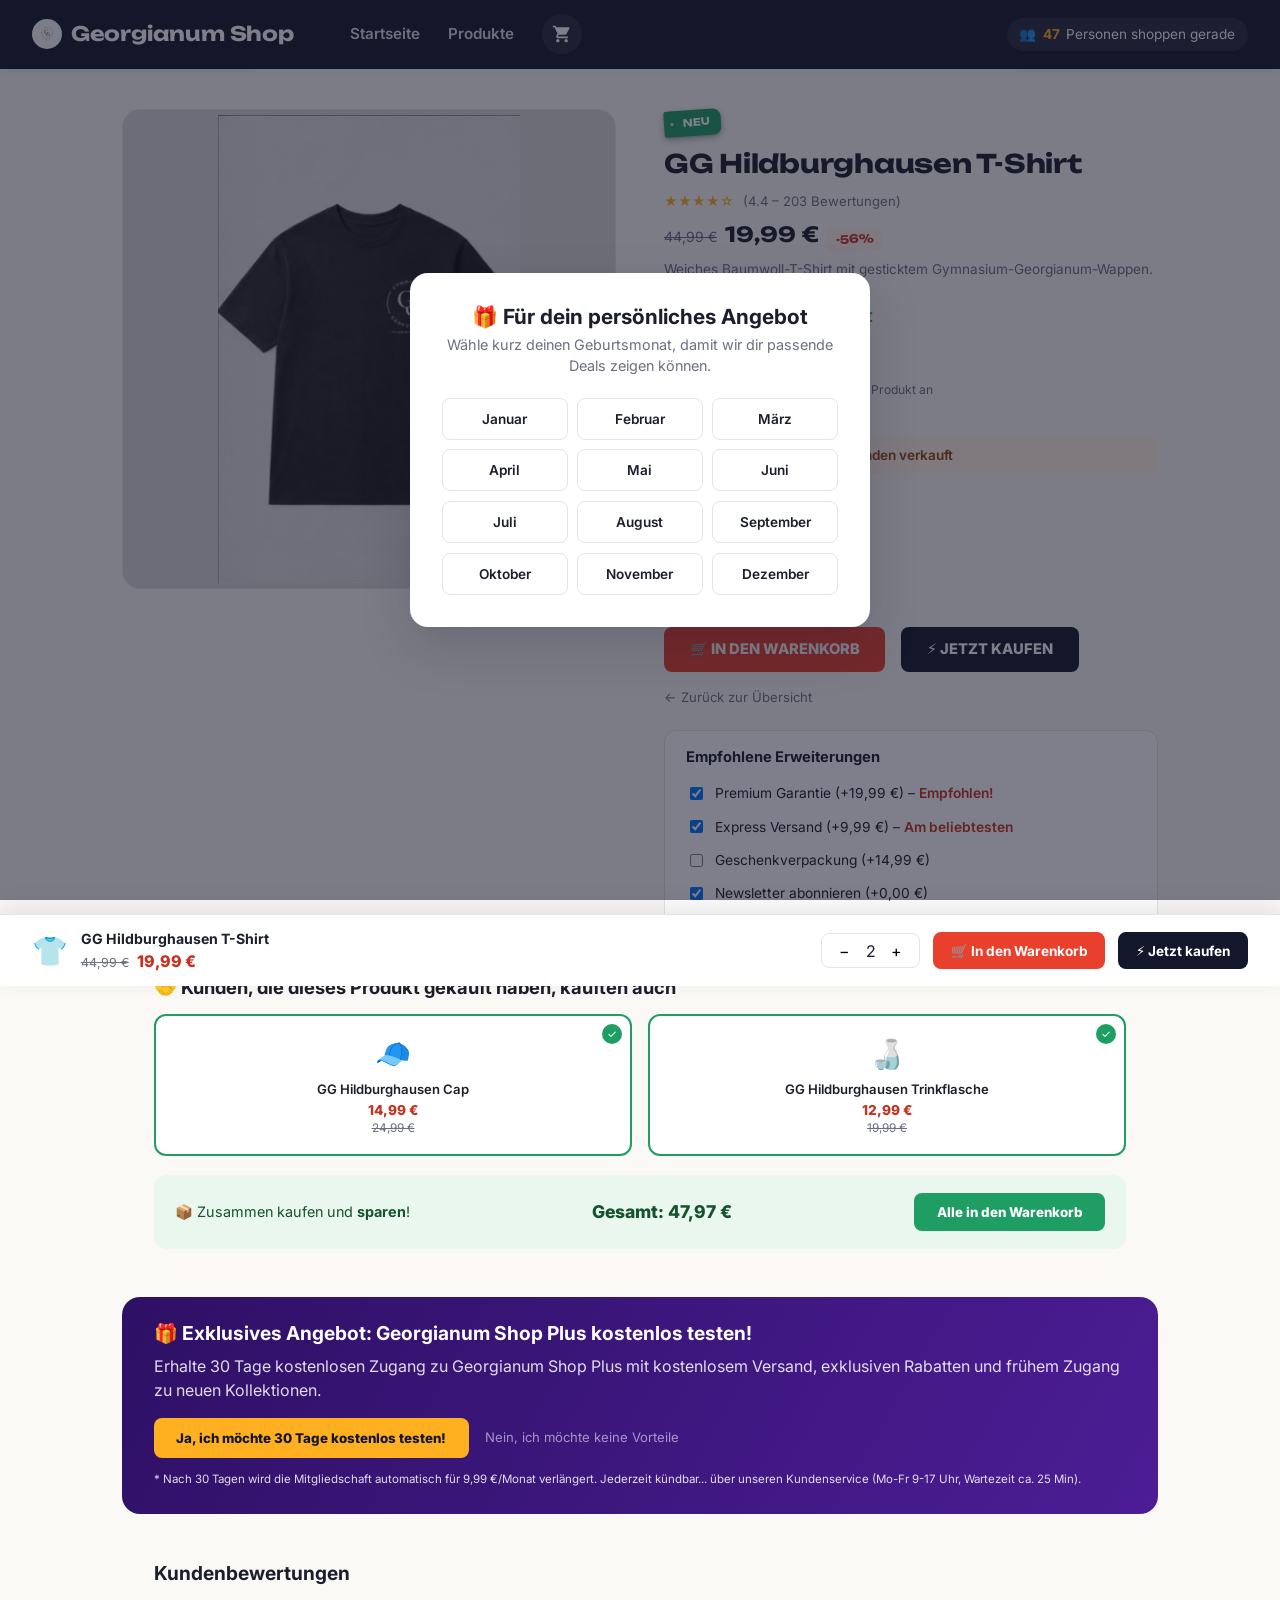
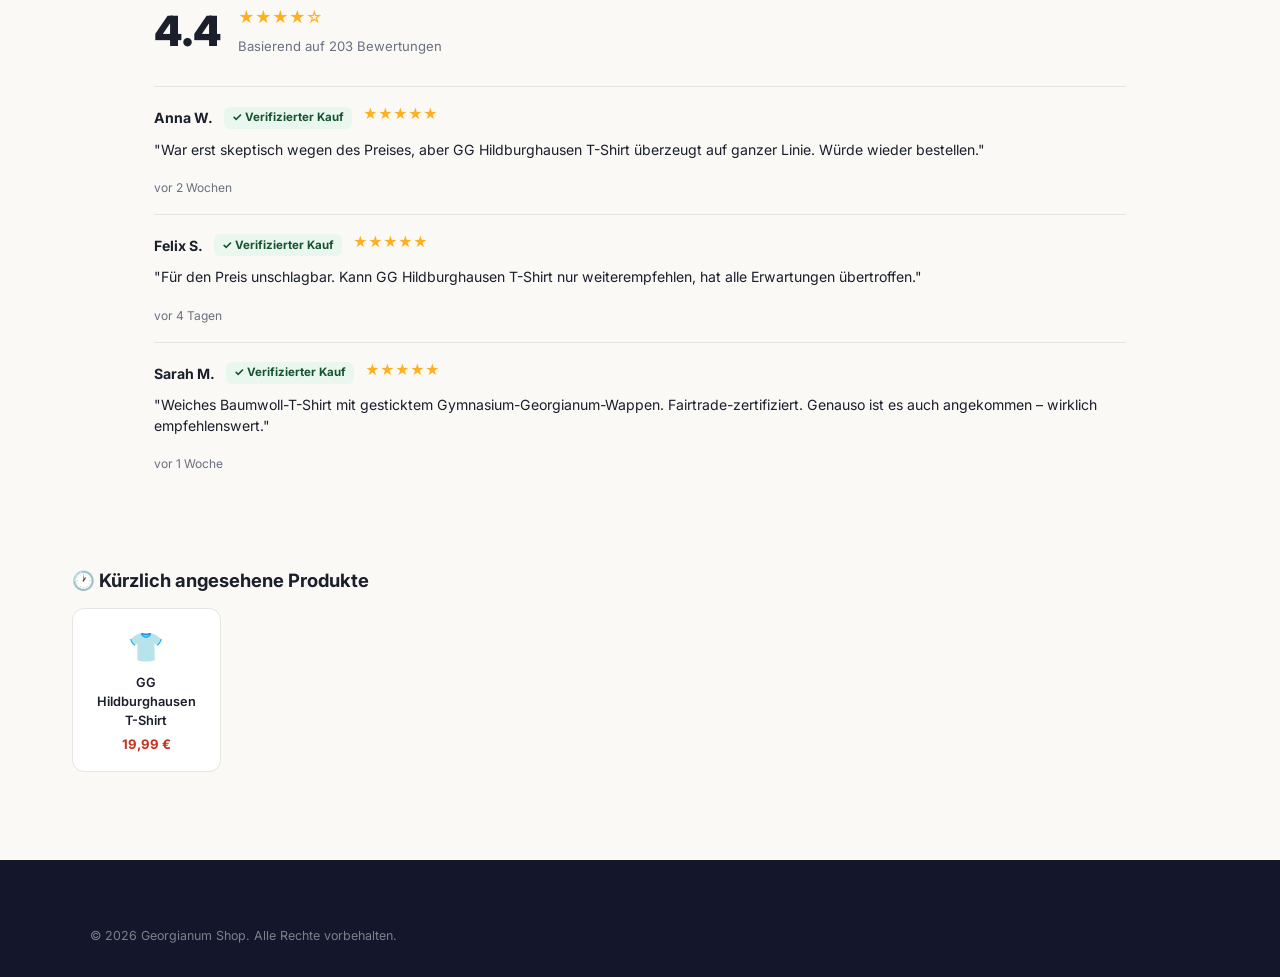
<file: product.html>
<!DOCTYPE html>
<html lang="de">
<head>
<meta charset="UTF-8">
<meta name="viewport" content="width=device-width, initial-scale=1.0">
<title>Georgianum Shop – Produkt</title>
<link rel="icon" type="image/png" href="logo-ggh.png">
<link rel="stylesheet" href="style.css">
<link rel="preconnect" href="https://fonts.googleapis.com">
<link rel="preconnect" href="https://fonts.gstatic.com" crossorigin>
<link href="https://fonts.googleapis.com/css2?family=Unbounded:wght@500;700;800;900&family=Inter:wght@300;400;500;600;700;900&display=swap" rel="stylesheet">
</head>
<body>

<nav class="navbar">
  <div class="nav-brand"><a href="index.html" style="text-decoration:none;color:inherit"><img src="logo-ggh.png" alt="Gymnasium Georgianum Hildburghausen" class="nav-logo">Georgianum Shop</a></div>
  <div class="nav-links">
    <a href="index.html">Startseite</a>
    <a href="index.html#produkte">Produkte</a>
    <div class="cart-wrapper">
      <button class="cart-icon-btn" onclick="toggleCartDropdown(event)">
        <svg viewBox="0 0 24 24" xmlns="http://www.w3.org/2000/svg">
          <path d="M7 18c-1.1 0-1.99.9-1.99 2S5.9 22 7 22s2-.9 2-2-.9-2-2-2zM1 2v2h2l3.6 7.59-1.35 2.45c-.16.28-.25.61-.25.96 0 1.1.9 2 2 2h12v-2H7.42c-.14 0-.25-.11-.25-.25l.03-.12.9-1.63h7.45c.75 0 1.41-.41 1.75-1.03l3.58-6.49c.08-.14.12-.31.12-.48 0-.55-.45-1-1-1H5.21l-.94-2H1zm16 16c-1.1 0-1.99.9-1.99 2s.89 2 1.99 2 2-.9 2-2-.9-2-2-2z"/>
        </svg>
        <span id="cartBadge" class="cart-badge" style="display:none">0</span>
      </button>
      <div class="cart-dropdown" id="cartDropdown">
        <div class="cart-dropdown-header">
          <h3>🛒 Mein Warenkorb</h3>
          <span class="cart-count-label" id="cartDropCount">0 Artikel</span>
        </div>
        <div class="cart-dropdown-items" id="cartDropItems">
          <div class="cart-empty-msg">
            <div class="empty-icon">🛒</div>
            <p>Dein Warenkorb ist leer</p>
          </div>
        </div>
        <div class="cart-dropdown-footer">
          <div class="cart-dropdown-total">
            <span>Gesamtsumme</span>
            <strong id="cartDropTotal">0,00 €</strong>
          </div>
          <a href="checkout.html" class="btn-go-cart">Zum Warenkorb →</a>
        </div>
      </div>
    </div>
  </div>
  <div class="nav-right">
    <span class="nav-social-proof">👥 <strong>47</strong> Personen shoppen gerade</span>
  </div>
</nav>

<div class="product-detail-page">
  <div class="product-detail-container">
    <div class="product-detail-image" id="pdImage">👕</div>
    <div class="product-detail-info">
      <span class="product-badge" id="pdBadge">NEU</span>
      <h1 id="pdName">GG Hildburghausen T-Shirt</h1>
      <div class="product-rating" id="pdRating">★★★★☆ <span>(4.4 – 203 Bewertungen)</span></div>
      <div class="product-price" id="pdPrice">
        <span class="old-price">34,99 €</span>
        <span class="new-price">19,99 €</span>
        <span class="discount">-43%</span>
      </div>
      <p class="product-desc" id="pdDesc">Weiches Baumwoll-T-Shirt mit gesticktem Gymnasium-Georgianum-Wappen.</p>

      <!-- FAKE PRICE INFLATION: higher UVP -->
      <div class="price-inflated" id="pdInflated" style="display:none">
        <span class="inflated-label">UVP:</span>
        <span class="inflated-price" id="pdUvp"></span>
        <span class="inflated-you-save" id="pdYouSave"></span>
      </div>

      <div class="product-stock-low" id="pdStock"></div>
      <div class="product-social" id="pdSocial"></div>
      <div class="product-timer" id="pdTimer"></div>

      <!-- LIVE SALES COUNTER (#6) -->
      <div class="live-sales-counter" id="liveSalesCounter" style="display:none">
        <span class="fire-icon" id="fireIconSlot"></span>
        <span><span class="counter-num" id="liveSalesCount">37</span>x in den letzten 24 Stunden verkauft</span>
      </div>

      <!-- FARBAUSWAHL -->
      <div class="color-selector" id="colorSelector">
        <label>Farbe: <span id="selectedColorLabel"></span></label>
        <div class="color-swatches" id="pdColorSwatches"></div>
      </div>

      <!-- QUANTITY SELECTOR (#2) -->
      <div class="qty-selector">
        <label>Menge:</label>
        <div class="qty-controls">
          <button onclick="changeQty(-1)">−</button>
          <input type="number" id="qtyInput" value="2" min="1" max="99" onchange="setQty(parseInt(this.value)||1)">
          <button onclick="changeQty(1)">+</button>
        </div>
      </div>

      <!-- MISDIRECTION: Big add-to-cart, tiny skip -->
      <div class="purchase-actions">
        <button class="btn-buy-now" onclick="buyNow()">🛒 IN DEN WARENKORB</button>
        <button class="btn-buy-direct" onclick="buyDirect()">⚡ JETZT KAUFEN</button>
        <a href="index.html" class="skip-link">← Zurück zur Übersicht</a>
      </div>

      <!-- DARK DEFAULTS: Pre-checked extras -->
      <div class="extras-section">
        <h4>Empfohlene Erweiterungen</h4>
        <label class="extra-option">
          <input type="checkbox" id="extra1" checked onchange="trackExtra('Premium Garantie (+19,99 €)', this.checked)">
          <span>Premium Garantie (+19,99 €) – <em>Empfohlen!</em></span>
        </label>
        <label class="extra-option">
          <input type="checkbox" id="extra2" checked onchange="trackExtra('Express Versand (+9,99 €)', this.checked)">
          <span>Express Versand (+9,99 €) – <em>Am beliebtesten</em></span>
        </label>
        <label class="extra-option">
          <input type="checkbox" id="extra3" onchange="trackExtra('Geschenkverpackung (+14,99 €)', this.checked)">
          <span>Geschenkverpackung (+14,99 €)</span>
        </label>
        <label class="extra-option">
          <input type="checkbox" id="extra4" checked onchange="trackExtra('Newsletter (+0,00 €)', this.checked)">
          <span>Newsletter abonnieren (+0,00 €)</span>
        </label>
      </div>
    </div>
  </div>

  <!-- CROSS SELL / FREQUENTLY BOUGHT TOGETHER (#3) -->
  <div class="cross-sell-section" id="crossSellSection">
    <h3>🤝 Kunden, die dieses Produkt gekauft haben, kauften auch</h3>
    <div class="cross-sell-grid" id="crossSellGrid"></div>
    <div class="cross-sell-bundle">
      <p>📦 Zusammen kaufen und <strong>sparen</strong>!</p>
      <div class="bundle-price" id="bundlePrice">Gesamt: 159,98 €</div>
      <button class="btn-bundle" onclick="addBundleToCart(currentProductId)">Alle in den Warenkorb</button>
    </div>
  </div>

  <!-- BAIT AND SWITCH -->
  <div class="bait-section">
    <h3>🎁 Exklusives Angebot: Georgianum Shop Plus kostenlos testen!</h3>
    <p>Erhalte 30 Tage kostenlosen Zugang zu Georgianum Shop Plus mit kostenlosem Versand, exklusiven Rabatten und frühem Zugang zu neuen Kollektionen.</p>
    <div class="bait-actions">
      <button class="btn-bait-yes" onclick="acceptPremium()">Ja, ich möchte 30 Tage kostenlos testen!</button>
      <a href="#" class="btn-bait-no" onclick="declinePremium(event)">Nein, ich möchte keine Vorteile</a>
    </div>
    <p class="bait-fine-print">* Nach 30 Tagen wird die Mitgliedschaft automatisch für 9,99 €/Monat verlängert. Jederzeit kündbar... über unseren Kundenservice (Mo-Fr 9-17 Uhr, Wartezeit ca. 25 Min).</p>
  </div>

  <!-- REVIEWS -->
  <div class="reviews-section">
    <h3>Kundenbewertungen</h3>
    <div class="review-summary">
      <div class="review-big-rating" id="reviewBigRating">4.4</div>
      <div>
        <div class="testimonial-stars" id="reviewStars">★★★★☆</div>
        <p id="reviewCountText">Basierend auf 203 Bewertungen</p>
      </div>
    </div>
    <div id="reviewsList">
      <!-- wird per JS aus products.js (generateReviewsFor) passend zum
           jeweiligen Produkt befüllt, siehe Inline-Skript unten -->
    </div>
  </div>
</div>

<!-- RECENTLY VIEWED (#4) -->
<section class="recently-viewed-section" id="recentlyViewedSection">
  <h3>🕐 Kürzlich angesehene Produkte</h3>
  <div class="recently-viewed-grid" id="recentlyViewed"></div>
</section>

<!-- STICKY ADD-TO-CART BAR (#1) -->
<div class="sticky-cart-bar" id="stickyCartBar">
  <div class="sticky-info">
    <span class="sticky-emoji" id="stickyEmoji">🎧</span>
    <div>
      <div class="sticky-name" id="stickyName">GG Hildburghausen T-Shirt</div>
      <div class="sticky-price">
        <span class="sticky-old" id="stickyOld">199,99 €</span>
        <span class="sticky-new" id="stickyNew">59,99 €</span>
      </div>
    </div>
  </div>
  <div class="sticky-actions">
    <div class="sticky-qty">
      <button onclick="changeQty(-1)">−</button>
      <span id="stickyQty">2</span>
      <button onclick="changeQty(1)">+</button>
    </div>
    <button class="btn-sticky-cart" onclick="buyNow()">🛒 In den Warenkorb</button>
    <button class="btn-sticky-cart" onclick="buyDirect()" style="background:var(--dark)">⚡ Jetzt kaufen</button>
  </div>
</div>

<!-- CONFIRMSHAMING EXIT MODAL -->
<div id="exitModal" class="modal-overlay" style="display:none">
  <div class="modal exit-modal">
    <h2>😢 Willst du wirklich gehen?</h2>
    <p>Du bist nur einen Klick entfernt von dem besten Deal deines Lebens.</p>
    <p class="exit-stats">⚠️ <strong>3</strong> andere Personen schauen sich gerade dieselbe Seite an. Wenn du gehst, verpasst du dieses Angebot möglicherweise für immer.</p>
    <button class="btn-stay" onclick="closeExitModal()">Nein, ich bleibe und kaufe!</button>
    <a href="index.html" class="exit-leave">Ja, ich möchte mein Glück nicht versuchen und das Angebot verpassen</a>
  </div>
</div>

<footer class="footer">
  <div class="footer-bottom">
    <p>© 2026 Georgianum Shop. Alle Rechte vorbehalten.</p>
  </div>
</footer>

<script src="products.js"></script>
<script src="script.js"></script>
<script src="study.js"></script>
<script>
// Product data – kommt jetzt zentral aus products.js (PRODUCTS),
// hier nur noch ins von dieser Seite erwartete Format umgewandelt
const products = {};
PRODUCTS.forEach(function (x) { products[x.id] = productToDetailShape(x); });

var currentProductId;
const params = new URLSearchParams(window.location.search);
const productId = params.get('id') || 'shirt';
currentProductId = productId;
const p = products[productId] || products.shirt;
window.__shoplyCurrentProduct = p;

// ROBUSTHEIT: setzt eine Property (z.B. textContent/innerHTML) nur, wenn
// das Element tatsächlich existiert. Verhindert, dass ein einzelnes
// fehlendes Element (z.B. weil eine Datei nicht auf dem neuesten Stand
// ist) das GESAMTE Skript mit einem Fehler abbrechen lässt und dadurch
// auch alle nachfolgenden Funktionen (Cross-Sell, Sticky Bar, etc.) nie
// ausgeführt werden.
function setEl(id, prop, value) {
  const el = document.getElementById(id);
  if (!el) { console.warn('[Georgianum Shop] Element #' + id + ' nicht gefunden – bitte prüfen, ob alle Dateien aktuell sind.'); return; }
  el[prop] = value;
}

setEl('pdImage', 'innerHTML', productImageHTML(p));
setEl('pdName', 'textContent', p.name);
const pdBadgeEl = document.getElementById('pdBadge');
if (pdBadgeEl) {
  if (p.badge) {
    pdBadgeEl.className = 'product-badge' + (p.badgeClass ? ' ' + p.badgeClass : '');
    const badgeIcon = p.badgeClass === 'hot' ? ICONS.flame : '';
    pdBadgeEl.innerHTML = badgeIcon + '<span>' + p.badge + '</span>';
    pdBadgeEl.style.display = '';
  } else {
    pdBadgeEl.style.display = 'none';
  }
}
setEl('pdRating', 'innerHTML', p.rating);

// FAKE PRICE INFLATION (#5): show inflated UVP
setEl('pdPrice', 'innerHTML', `<span class="old-price">${p.uvp}</span><span class="new-price">${p.newPrice}</span><span class="discount">${p.discount}</span>`);
const pdInflatedEl = document.getElementById('pdInflated');
if (pdInflatedEl) pdInflatedEl.style.display = 'block';
setEl('pdUvp', 'textContent', p.uvp);
const oldNum = parseFloat(p.oldPrice.replace(' €','').replace(',','.'));
const newNum = parseFloat(p.newPrice.replace(' €','').replace(',','.'));
const saved = (oldNum - newNum).toFixed(2).replace('.',',');
setEl('pdYouSave', 'textContent', `Du sparst ${saved} €`);

setEl('pdDesc', 'textContent', p.desc);
setEl('pdStock', 'innerHTML', ICONS.alertTriangle + '<span>' + p.stock + '</span>');
setEl('pdSocial', 'innerHTML', ICONS.eye + '<span>' + p.social + '</span>');
setEl('pdTimer', 'innerHTML', ICONS.clock + '<span>Deal endet in <span class="product-countdown">' + (p.timerStart || '02:00:00') + '</span></span>');
document.title = "Georgianum Shop – " + p.name;

// BEWERTUNGEN (#Reviews): Zusammenfassung + einzelne Bewertungen passend
// zum jeweiligen Produkt füllen – vorher stand hier immer fest der
// Kopfhörer-Text ("Klangqualität", "Noise-Cancelling"), egal welches
// Produkt man sich angesehen hat. Jetzt kommt beides aus den echten
// Produktdaten (ratingStars/ratingText) bzw. aus generateReviewsFor(p),
// die die Bewertungen anhand von Produktname/-beschreibung generiert.
setEl('reviewStars', 'textContent', p.ratingStars);
setEl('reviewBigRating', 'textContent', p.ratingValue);
setEl('reviewCountText', 'textContent', 'Basierend auf ' + p.ratingCountText);
const reviewsListEl = document.getElementById('reviewsList');
if (reviewsListEl && typeof generateReviewsFor === 'function') {
  reviewsListEl.innerHTML = generateReviewsFor(p).map(function (r) {
    return `
    <div class="review">
      <div class="review-header">
        <strong>${r.name}</strong>
        <span class="verified">✓ Verifizierter Kauf</span>
        <span class="testimonial-stars">★★★★★</span>
      </div>
      <p>"${r.text}"</p>
      <span class="review-date">${r.date}</span>
    </div>`;
  }).join('');
}

// FARBAUSWAHL
let selectedColor = (p.colors && p.colors[0]) || 'schwarz';
window.__shoplySelectedColor = selectedColor;
function renderColorSwatches() {
  const wrap = document.getElementById('pdColorSwatches');
  if (!wrap || !p.colors) return;
  wrap.innerHTML = p.colors.map(function (cid) {
    const c = colorById(cid);
    const active = cid === selectedColor ? ' active' : '';
    return '<button type="button" class="color-swatch' + active + '" style="background:' + c.hex +
      '" title="' + c.name + '" onclick="selectDetailColor(\'' + cid + '\')"></button>';
  }).join('');
  const labelEl = document.getElementById('selectedColorLabel');
  if (labelEl) labelEl.textContent = colorById(selectedColor).name;
}
function selectDetailColor(cid) {
  selectedColor = cid;
  window.__shoplySelectedColor = cid;
  renderColorSwatches();
  const imgEl = document.getElementById('pdImage');
  if (imgEl) {
    imgEl.style.background = colorTint(cid);
    imgEl.innerHTML = productImageHTML(p, '', cid);
  }
}
renderColorSwatches();
const pdImageEl = document.getElementById('pdImage');
if (pdImageEl) {
  pdImageEl.style.background = colorTint(selectedColor);
  pdImageEl.innerHTML = productImageHTML(p, '', selectedColor);
}

// STICKY BAR populate
setEl('stickyEmoji', 'textContent', p.image);
setEl('stickyName', 'textContent', p.name);
setEl('stickyOld', 'textContent', p.uvp);
setEl('stickyNew', 'textContent', p.newPrice);

// LIVE COUNTER init
setEl('fireIconSlot', 'innerHTML', ICONS.flame);
const liveCounterEl = document.getElementById('liveSalesCounter');
if (liveCounterEl) liveCounterEl.style.display = 'flex';
startLiveCounter();

// STUDIE: Dark-Pattern-Elemente entfernen, falls diese Person für
// dieses Produkt die "normale" (ehrliche) Variante sehen soll
applyVariantToProductDetail(productId);
trackStudyEvent('view_product', productId, { color: selectedColor });

// CROSS SELL populate (#3)
function populateCrossSell() {
  const csData = CROSS_SELL_DATA[productId];
  const grid = document.getElementById('crossSellGrid');
  if (!csData || !grid) { document.getElementById('crossSellSection').style.display='none'; return; }

  let bundleTotal = parseFloat(p.newPrice.replace(' €','').replace(',','.'));
  let html = '';
  csData.forEach(function(cs) {
    html += `
      <div class="cross-sell-card" data-name="${cs.name}" data-price="${cs.price}" data-emoji="${cs.emoji}" onclick="toggleCrossSell(this)">
        <div class="cs-check">✓</div>
        <div class="cs-emoji">${cs.emoji}</div>
        <div class="cs-name">${cs.name}</div>
        <div class="cs-price">${cs.price.toFixed(2).replace('.',',')} €</div>
        <div class="cs-old">${cs.oldPrice}</div>
      </div>`;
    bundleTotal += cs.price;
  });
  grid.innerHTML = html;
  setEl('bundlePrice', 'textContent', 'Gesamt: ' + bundleTotal.toFixed(2).replace('.',',') + ' €');
}
populateCrossSell();

// RECENTLY VIEWED track + render (#4)
trackRecentlyViewed(productId, p.name, p.newPrice.replace(' €',''), p.image);
renderRecentlyViewed();

// INIT sticky bar (#1)
initStickyBar();

function buyNow() {
  const qty = selectedQty;
  const pricePer = parseFloat(p.newPrice.replace(' €','').replace(',','.'));
  trackInteraction('add_to_cart_detail', { product: productId, qty: qty, price: pricePer, color: selectedColor });
  // Add the item qty times to cart
  for (var i = 0; i < qty; i++) {
    addToCart(p.name, pricePer, p.image, productId, selectedColor);
  }
  document.getElementById('stickyQty').textContent = selectedQty;
}

function buyDirect() {
  trackInteraction('buy_direct_click', { product: productId, qty: selectedQty, color: selectedColor });
  // Add to cart then go to checkout
  const pricePer = parseFloat(p.newPrice.replace(' €','').replace(',','.'));
  for (var i = 0; i < selectedQty; i++) {
    addToCart(p.name, pricePer, p.image, productId, selectedColor);
  }
  window.location.href = 'checkout.html';
}

// Sync sticky qty display with main qty selector
var origChangeQty = changeQty;
changeQty = function(delta) {
  origChangeQty(delta);
  document.getElementById('stickyQty').textContent = selectedQty;
};

function acceptPremium() {
  trackInteraction('premium_accept', { product: productId });
  alert("Willkommen bei Georgianum Shop Plus!");
}

function declinePremium(e) {
  e.preventDefault();
  trackInteraction('premium_decline', { product: productId });
  if (confirm("Bist du sicher? Du verlierst damit kostenlosen Versand, exklusive Rabatte und Early-Access zu allen Sales.")) {
    alert("Schade. Du kannst Premium jederzeit wieder aktivieren... wenn du es schaffst, die versteckte Option zu finden.");
  }
}

function trackExtra(name, checked) {
  trackInteraction('extra_toggle', { name: name, checked: checked });
}

// Exit intent modal
document.addEventListener('mouseout', function(e) {
  if (window.__shoplyStudyNoExitModal) return; // Studie: "saubere" Variante zeigt kein Confirmshaming-Popup
  if (!e.toElement && !e.relatedTarget && e.clientY < 10) {
    document.getElementById('exitModal').style.display = 'flex';
    trackInteraction('exit_intent_shown', { product: productId });
  }
});

function closeExitModal() {
  document.getElementById('exitModal').style.display = 'none';
  trackInteraction('exit_modal_stay', { product: productId });
}
</script>
</body>
</html>
</file>
<file: style.css>
/* ============================================================
   SHOPLY – Demo-Shop für die Seminarfacharbeit "Dark Patterns"
   ============================================================ */

:root {
  --bg: #FAF9F6;
  --surface: #FFFFFF;
  --dark: #14172B;
  --dark-2: #1E2340;
  --accent: #E8402D;
  --accent-dark: #C7311F;
  --amber: #FFB020;
  --success: #1E9E62;
  --text: #1B1E2B;
  --text-muted: #6B7080;
  --border: #E7E5E0;
  --radius-lg: 18px;
  --radius: 12px;
  --radius-sm: 8px;
  --shadow-sm: 0 2px 8px rgba(20, 23, 43, 0.06);
  --shadow-md: 0 10px 30px rgba(20, 23, 43, 0.10);
  --shadow-lg: 0 20px 50px rgba(20, 23, 43, 0.18);
  --font-display: 'Unbounded', 'Inter', system-ui, sans-serif;
  --font-body: 'Inter', system-ui, sans-serif;
}

* { box-sizing: border-box; }

html { scroll-behavior: smooth; }

body {
  margin: 0;
  font-family: var(--font-body);
  background: var(--bg);
  color: var(--text);
  line-height: 1.5;
  -webkit-font-smoothing: antialiased;
}

a { color: inherit; text-decoration: none; }
img { max-width: 100%; display: block; }
button { font-family: inherit; cursor: pointer; border: none; }
h1, h2, h3, h4 { margin: 0 0 0.5em; line-height: 1.15; }
p { margin: 0 0 1em; }

:focus-visible {
  outline: 3px solid var(--dark-2);
  outline-offset: 2px;
}

/* ============================================================
   NAVBAR
   ============================================================ */
.navbar {
  position: sticky;
  top: 0;
  z-index: 200;
  display: flex;
  align-items: center;
  justify-content: space-between;
  gap: 1.5rem;
  padding: 0.9rem 2rem;
  background: var(--dark);
  color: #fff;
  box-shadow: var(--shadow-sm);
}

.nav-brand { font-family: var(--font-display); font-size: 1.25rem; font-weight: 700; letter-spacing: -0.01em; display: flex; align-items: center; gap: 0.55rem; }
.nav-brand a { display: flex; align-items: center; gap: 0.55rem; }
.nav-logo { width: 30px; height: 30px; border-radius: 50%; object-fit: cover; background: #fff; flex-shrink: 0; }

.nav-links { display: flex; align-items: center; gap: 1.75rem; flex: 1; margin-left: 2rem; }
.nav-links > a { font-weight: 600; font-size: 0.95rem; opacity: 0.85; transition: opacity 0.15s; }
.nav-links > a:hover { opacity: 1; }

.nav-right { font-size: 0.85rem; }
.nav-social-proof { display: inline-flex; align-items: center; gap: 0.4rem; background: rgba(255,255,255,0.08); padding: 0.4rem 0.8rem; border-radius: 999px; }
.nav-social-proof strong { color: var(--amber); }

/* Cart icon + dropdown */
.cart-wrapper { position: relative; }
.cart-icon-btn {
  position: relative;
  background: rgba(255,255,255,0.08);
  border-radius: 999px;
  width: 40px; height: 40px;
  display: flex; align-items: center; justify-content: center;
  transition: transform 0.15s, background 0.15s;
}
.cart-icon-btn:hover { background: rgba(255,255,255,0.16); }
.cart-icon-btn svg { width: 20px; height: 20px; fill: #fff; }
.cart-icon-btn.cart-bump { transform: scale(1.2); }

.cart-badge {
  position: absolute;
  top: -4px; right: -4px;
  background: var(--accent);
  color: #fff;
  font-size: 0.7rem;
  font-weight: 700;
  min-width: 18px; height: 18px;
  border-radius: 999px;
  display: inline-flex; align-items: center; justify-content: center;
  padding: 0 4px;
}

.cart-dropdown {
  position: absolute;
  top: calc(100% + 12px);
  right: 0;
  width: 320px;
  background: var(--surface);
  color: var(--text);
  border-radius: var(--radius);
  box-shadow: var(--shadow-lg);
  opacity: 0;
  visibility: hidden;
  transform: translateY(-8px);
  transition: all 0.18s ease;
  overflow: hidden;
}
.cart-dropdown.open { opacity: 1; visibility: visible; transform: translateY(0); }

.cart-dropdown-header {
  display: flex; align-items: center; justify-content: space-between;
  padding: 1rem 1.1rem 0.6rem;
}
.cart-dropdown-header h3 { font-size: 1rem; }
.cart-count-label { font-size: 0.78rem; color: var(--text-muted); }

.cart-dropdown-items { max-height: 260px; overflow-y: auto; padding: 0 1.1rem; }
.cart-empty-msg { text-align: center; padding: 1.5rem 0; color: var(--text-muted); }
.empty-icon { font-size: 1.8rem; margin-bottom: 0.3rem; }

.cart-item {
  display: flex; align-items: center; gap: 0.5rem;
  padding: 0.55rem 0;
  border-bottom: 1px solid var(--border);
  font-size: 0.88rem;
}
.item-emoji { font-size: 1.2rem; }
.btn-remove {
  background: none; color: var(--text-muted); font-size: 0.9rem;
  width: 22px; height: 22px; border-radius: 999px;
}
.btn-remove:hover { background: var(--bg); color: var(--accent); }

.cart-dropdown-footer { padding: 0.9rem 1.1rem 1.1rem; border-top: 1px solid var(--border); margin-top: 0.4rem; }
.cart-dropdown-total {
  display: flex; justify-content: space-between; align-items: baseline;
  margin-bottom: 0.7rem; font-size: 0.92rem;
}
.cart-dropdown-total strong { font-size: 1.1rem; }

.btn-go-cart {
  display: block; text-align: center;
  background: var(--dark); color: #fff;
  padding: 0.65rem; border-radius: var(--radius-sm);
  font-weight: 700; font-size: 0.9rem;
  transition: background 0.15s;
}
.btn-go-cart:hover { background: var(--dark-2); }

/* ============================================================
   COOKIE BANNER + MODAL   (Privacy Zuckering)
   ============================================================ */
.cookie-banner {
  position: fixed; inset: 0; z-index: 550;
  background: rgba(20, 23, 43, 0.72);
  display: flex; align-items: center; justify-content: center;
  padding: 1.5rem;
}
.cookie-inner {
  max-width: 480px; width: 100%;
  background: var(--dark); color: #fff;
  border-radius: var(--radius-lg);
  padding: 2.4rem 2.2rem;
  box-shadow: var(--shadow-lg);
  display: flex; flex-direction: column; align-items: center;
  text-align: center; gap: 0.9rem;
}
.cookie-emoji { font-size: 2.6rem; line-height: 1; }
.cookie-inner h2 { font-size: 1.3rem; margin: 0; }
.cookie-inner p { margin: 0; font-size: 0.9rem; color: rgba(255,255,255,0.85); }
.cookie-buttons { display: flex; flex-direction: column; gap: 0.7rem; width: 100%; margin-top: 0.4rem; }
.cookie-buttons .btn-accept, .cookie-buttons .btn-reject { width: 100%; }

.btn-accept, .btn-reject, .btn-save-cookies {
  padding: 0.65rem 1.3rem; border-radius: var(--radius-sm); font-weight: 700; font-size: 0.85rem;
}
.btn-accept { background: var(--accent); color: #fff; }
.btn-accept:hover { background: var(--accent-dark); }
.btn-reject { background: transparent; color: rgba(255,255,255,0.7); border: 1px solid rgba(255,255,255,0.25) !important; font-weight: 500; font-size: 0.8rem; }
.btn-reject:hover { color: #fff; border-color: rgba(255,255,255,0.5) !important; }

.modal-overlay {
  position: fixed; inset: 0; z-index: 600;
  background: rgba(20, 23, 43, 0.55);
  display: flex; align-items: center; justify-content: center;
  padding: 1.5rem;
}
.modal {
  background: var(--surface);
  border-radius: var(--radius-lg);
  padding: 2rem;
  max-width: 440px; width: 100%;
  box-shadow: var(--shadow-lg);
}
.modal h2 { font-size: 1.3rem; }
.modal-subtitle { color: var(--text-muted); font-size: 0.9rem; margin-top: -0.4em; }
.form-optional-hint { font-size: 0.78rem; font-weight: 500; color: var(--text-muted); }

.cookie-option {
  display: flex; align-items: center; justify-content: space-between;
  padding: 0.7rem 0; border-bottom: 1px solid var(--border); font-size: 0.9rem;
}
.cookie-option label { display: flex; align-items: center; gap: 0.6rem; }

.toggle-btn {
  background: var(--border); color: var(--text-muted);
  font-size: 0.72rem; font-weight: 700;
  padding: 0.3rem 0.7rem; border-radius: 999px; min-width: 46px;
}
.toggle-btn.active { background: var(--success); color: #fff; }

.btn-save-cookies {
  display: block; width: 100%;
  background: var(--dark); color: #fff;
  margin-top: 1.3rem; padding: 0.8rem;
}
.btn-save-cookies:hover { background: var(--dark-2); }
.cookie-hinweis { font-size: 0.76rem; color: var(--text-muted); margin: 0.9rem 0 0; }

/* ============================================================
   GEBURTSMONAT-OVERLAY (Studien-Kennung, siehe study.js)
   ============================================================ */
.month-picker-modal { max-width: 460px; text-align: center; }
.month-picker-grid {
  display: grid; grid-template-columns: repeat(3, 1fr); gap: 0.6rem;
  margin-top: 1.3rem;
}
.month-btn {
  padding: 0.75rem 0.4rem;
  border: 1.5px solid var(--border); border-radius: var(--radius-sm);
  background: var(--surface); color: var(--text);
  font-weight: 600; font-size: 0.85rem;
  transition: border-color 0.15s, transform 0.15s, background 0.15s;
}
.month-btn:hover { border-color: var(--dark); background: var(--bg); transform: translateY(-2px); }

/* ============================================================
   HERO   (AIDA: Attention)
   ============================================================ */
.hero {
  background: radial-gradient(circle at 20% 20%, #241A45 0%, var(--dark) 55%, var(--dark) 100%);
  color: #fff;
  padding: 4.5rem 2rem 3.5rem;
  text-align: center;
}
.hero-content { max-width: 720px; margin: 0 auto; }

.hero-badge {
  display: inline-block;
  background: var(--accent);
  color: #fff;
  font-family: var(--font-display);
  font-weight: 700; font-size: 0.8rem;
  padding: 0.55rem 1.2rem 0.55rem 1.5rem; border-radius: 4px 999px 999px 4px;
  margin-bottom: 1.4rem;
  letter-spacing: 0.02em;
  position: relative;
  transform: rotate(-2deg);
  box-shadow: 0 6px 16px rgba(232, 64, 45, 0.35);
}
.hero-badge::before {
  content: '';
  position: absolute; left: 12px; top: 50%;
  width: 5px; height: 5px; border-radius: 999px;
  background: rgba(255, 255, 255, 0.65);
  transform: translateY(-50%);
  box-shadow: 0 0 0 1px rgba(0, 0, 0, 0.15);
}

.hero h1 { font-family: var(--font-display); font-size: clamp(1.9rem, 4vw, 3.1rem); font-weight: 700; letter-spacing: -0.01em; line-height: 1.12; }
.hero h1 em { color: var(--amber); font-style: normal; }
.hero-sub { color: rgba(255,255,255,0.7); font-size: 1.05rem; max-width: 560px; margin: 1rem auto 1.8rem; }

.btn-hero {
  display: inline-block;
  background: var(--amber); color: var(--dark);
  font-family: var(--font-display); font-weight: 700; font-size: 0.98rem;
  padding: 0.95rem 2.2rem; border-radius: 999px;
  box-shadow: 0 10px 26px rgba(255, 176, 32, 0.35);
  transition: transform 0.15s, box-shadow 0.15s;
}
.btn-hero:hover { transform: translateY(-2px); box-shadow: 0 14px 32px rgba(255, 176, 32, 0.45); }

.hero-urgency {
  margin-top: 1.6rem;
  display: flex; align-items: center; justify-content: center; gap: 0.5rem;
  font-size: 0.9rem; color: rgba(255,255,255,0.85);
}
.pulse-dot {
  width: 9px; height: 9px; border-radius: 999px; background: var(--accent);
  box-shadow: 0 0 0 rgba(232, 64, 45, 0.6);
  animation: pulse 1.6s infinite;
}
@keyframes pulse {
  0% { box-shadow: 0 0 0 0 rgba(232, 64, 45, 0.55); }
  70% { box-shadow: 0 0 0 9px rgba(232, 64, 45, 0); }
  100% { box-shadow: 0 0 0 0 rgba(232, 64, 45, 0); }
}
#heroTimer, .product-countdown { font-variant-numeric: tabular-nums; font-weight: 700; color: var(--amber); }

.hero-social { margin-top: 2rem; display: flex; flex-direction: column; align-items: center; gap: 0.6rem; }
.avatar-stack { display: flex; }
.avatar-stack .avatar { margin-left: -10px; }
.avatar-stack .avatar:first-child { margin-left: 0; }
.avatar {
  width: 36px; height: 36px; border-radius: 999px;
  background: var(--dark-2);
  border: 2px solid var(--dark);
  display: flex; align-items: center; justify-content: center;
  font-size: 1.05rem;
}
.hero-social p { margin: 0; font-size: 0.88rem; color: rgba(255,255,255,0.75); }
.hero-social strong { color: #fff; }

/* ============================================================
   SOCIAL PROOF TICKER
   ============================================================ */
.ticker-wrap {
  background: var(--dark-2);
  overflow: hidden;
  white-space: nowrap;
  border-bottom: 1px solid rgba(255,255,255,0.08);
}
.ticker {
  display: inline-flex;
  gap: 3rem;
  padding: 0.6rem 0;
  animation: ticker-scroll 30s linear infinite;
}
.ticker span { color: rgba(255,255,255,0.75); font-size: 0.82rem; }
@keyframes ticker-scroll {
  from { transform: translateX(0); }
  to { transform: translateX(-50%); }
}

/* ============================================================
   PRODUCTS
   ============================================================ */
.products-section { max-width: 1200px; margin: 0 auto; padding: 3.5rem 2rem; }
.section-header { text-align: center; margin-bottom: 2.2rem; }
.section-header h2 { font-family: var(--font-display); font-size: 1.9rem; font-weight: 700; letter-spacing: -0.01em; }
.section-header p { color: var(--text-muted); }

.products-grid {
  display: grid;
  grid-template-columns: repeat(auto-fill, minmax(260px, 1fr));
  gap: 1.4rem;
}

.product-card {
  position: relative;
  background: var(--surface);
  border: 1px solid var(--border);
  border-radius: var(--radius-lg);
  padding: 1.3rem 1.3rem 1.5rem;
  box-shadow: var(--shadow-sm);
  transition: transform 0.15s, box-shadow 0.15s;
  display: flex; flex-direction: column;
}
.product-card:hover { transform: translateY(-4px); box-shadow: var(--shadow-md); }

.product-badge {
  position: absolute; top: 1rem; left: -0.3rem;
  background: var(--dark); color: #fff;
  font-family: var(--font-display);
  font-size: 0.64rem; font-weight: 700; letter-spacing: 0.02em;
  padding: 0.34rem 0.7rem 0.34rem 1.15rem;
  border-radius: 3px 8px 8px 3px;
  z-index: 2;
  transform: rotate(-4deg);
  box-shadow: 0 3px 7px rgba(20, 23, 43, 0.3), 0 1px 2px rgba(20, 23, 43, 0.18);
  display: flex; align-items: center; gap: 0.3rem;
}
.product-badge::before {
  content: '';
  position: absolute; left: 6px; top: 50%;
  width: 4px; height: 4px; border-radius: 999px;
  background: rgba(255, 255, 255, 0.6);
  transform: translateY(-50%);
  box-shadow: 0 0 0 1px rgba(0, 0, 0, 0.2);
}
.product-badge.hot { background: var(--accent); }
.product-badge.new { background: var(--success); }

/* Basisgröße für alle SVG-Icons (skaliert automatisch mit der Schriftgröße) */
.ico { width: 1em; height: 1em; flex-shrink: 0; vertical-align: -0.15em; }
.product-badge .ico { width: 0.8em; height: 0.8em; }

.product-stock-low {
  position: absolute; top: 1rem; right: 1rem;
  background: #FFF1EC; color: var(--accent-dark);
  font-size: 0.68rem; font-weight: 700;
  padding: 0.32rem 0.6rem; border-radius: var(--radius-sm);
  display: flex; align-items: center; gap: 0.3rem;
}

.product-image {
  position: relative;
  font-size: 3.6rem; text-align: center;
  padding: 1.6rem 0 1rem;
  border-radius: var(--radius);
  overflow: hidden;
  display: flex; align-items: center; justify-content: center;
  min-height: 260px;
}
.product-image img {
  position: absolute; inset: 0;
  width: 100%; height: 100%;
  object-fit: contain;
  padding: 0.15rem;
  box-sizing: border-box;
}
.product-emoji-fallback { position: relative; }

.product-card h3 { font-size: 1.05rem; }
.product-rating { font-size: 0.82rem; color: var(--amber); margin-bottom: 0.5rem; }
.product-rating span { color: var(--text-muted); margin-left: 0.3rem; }

.product-price { display: flex; align-items: baseline; gap: 0.5rem; margin-bottom: 0.5rem; flex-wrap: wrap; }
.old-price { color: var(--text-muted); text-decoration: line-through; font-size: 0.88rem; }
.new-price { font-family: var(--font-display); font-size: 1.3rem; font-weight: 700; color: var(--text); }
.discount {
  background: #FFF1EC; color: var(--accent-dark);
  font-family: var(--font-display); font-weight: 700; font-size: 0.72rem;
  padding: 0.22rem 0.55rem; border-radius: 3px 7px 7px 3px;
  transform: rotate(-2deg); display: inline-block;
}

.product-desc { font-size: 0.85rem; color: var(--text-muted); flex: 1; }

.color-swatches { display: flex; gap: 0.4rem; margin: 0.2rem 0 0.7rem; flex-wrap: wrap; }
.color-swatch {
  width: 22px; height: 22px; border-radius: 999px;
  border: 2px solid var(--border);
  padding: 0; cursor: pointer;
  transition: transform 0.12s, border-color 0.12s;
}
.color-swatch:hover { transform: scale(1.12); }
.color-swatch.active { border-color: var(--dark); box-shadow: 0 0 0 2px var(--surface), 0 0 0 3px var(--dark); }

.product-social { font-size: 0.76rem; color: var(--text-muted); margin-bottom: 0.3rem; display: flex; align-items: center; gap: 0.35rem; }
.product-timer { font-size: 0.8rem; color: var(--accent-dark); font-weight: 600; margin-bottom: 0.9rem; display: flex; align-items: center; gap: 0.35rem; }

.btn-product {
  display: block; text-align: center;
  border: 1.5px solid var(--dark); color: var(--dark);
  border-radius: var(--radius-sm);
  padding: 0.65rem; font-weight: 700; font-size: 0.88rem;
  margin-bottom: 0.6rem;
  transition: background 0.15s, color 0.15s;
}
.btn-product:hover { background: var(--dark); color: #fff; }

.btn-add-cart {
  display: block; width: 100%; text-align: center;
  background: var(--accent); color: #fff;
  border-radius: var(--radius-sm);
  padding: 0.7rem; font-weight: 800; font-size: 0.88rem;
  transition: background 0.15s;
}
.btn-add-cart:hover { background: var(--accent-dark); }

/* ============================================================
   TRUST SECTION
   ============================================================ */
.trust-section { background: var(--surface); border-top: 1px solid var(--border); border-bottom: 1px solid var(--border); padding: 3rem 2rem; text-align: center; }
.trust-section h2 { font-family: var(--font-display); font-size: 1.4rem; font-weight: 700; margin-bottom: 2rem; }
.trust-grid { max-width: 900px; margin: 0 auto; display: grid; grid-template-columns: repeat(auto-fit, minmax(180px, 1fr)); gap: 1.6rem; }
.trust-item h4 { font-size: 0.95rem; margin-bottom: 0.2rem; }
.trust-item p { font-size: 0.82rem; color: var(--text-muted); margin: 0; }
.trust-icon { width: 34px; height: 34px; margin: 0 auto 0.6rem; color: var(--accent); }
.trust-icon .ico { width: 100%; height: 100%; }

/* ============================================================
   TESTIMONIALS
   ============================================================ */
.testimonials-section { max-width: 1100px; margin: 0 auto; padding: 3.5rem 2rem; text-align: center; }
.testimonials-section h2 { font-family: var(--font-display); font-size: 1.6rem; font-weight: 700; margin-bottom: 2rem; }
.testimonials-grid { display: grid; grid-template-columns: repeat(auto-fit, minmax(260px, 1fr)); gap: 1.4rem; text-align: left; }
.testimonial { background: var(--surface); border: 1px solid var(--border); border-radius: var(--radius); padding: 1.4rem; box-shadow: var(--shadow-sm); }
.testimonial-stars { color: var(--amber); margin-bottom: 0.5rem; }
.testimonial-author { display: flex; align-items: center; gap: 0.7rem; margin-top: 1rem; }
.testimonial-author strong { font-size: 0.88rem; }
.testimonial-author span { font-size: 0.76rem; color: var(--text-muted); }

/* ============================================================
   CTA SECTION
   ============================================================ */
.cta-section { background: linear-gradient(120deg, var(--accent), var(--accent-dark)); color: #fff; text-align: center; padding: 3.5rem 2rem; }
.cta-section h2 { font-family: var(--font-display); font-size: 1.7rem; font-weight: 700; }
.cta-section p { color: rgba(255,255,255,0.85); }
.btn-cta {
  display: inline-block; background: #fff; color: var(--accent-dark);
  font-family: var(--font-display); font-weight: 700; padding: 0.9rem 2rem; border-radius: 999px;
  margin-top: 0.6rem; transition: transform 0.15s;
}
.btn-cta:hover { transform: translateY(-2px); }

/* ============================================================
   RECENTLY VIEWED
   ============================================================ */
.recently-viewed-section { max-width: 1200px; margin: 0 auto; padding: 1rem 2rem 3.5rem; }
.recently-viewed-section h3 { font-size: 1.15rem; margin-bottom: 1rem; }
.recently-viewed-grid { display: grid; grid-template-columns: repeat(auto-fill, minmax(140px, 1fr)); gap: 1rem; }
.rv-card {
  background: var(--surface); border: 1px solid var(--border); border-radius: var(--radius);
  padding: 1rem; text-align: center; display: flex; flex-direction: column; gap: 0.3rem;
  transition: transform 0.15s, box-shadow 0.15s;
}
.rv-card:hover { transform: translateY(-3px); box-shadow: var(--shadow-sm); }
.rv-emoji { font-size: 1.8rem; }
.rv-name { font-size: 0.8rem; font-weight: 600; }
.rv-price { font-size: 0.82rem; color: var(--accent-dark); font-weight: 700; }

/* ============================================================
   FOOTER
   ============================================================ */
.footer { background: var(--dark); color: rgba(255,255,255,0.8); padding: 3rem 2rem 1.2rem; margin-top: 2rem; }
.footer-grid { max-width: 1100px; margin: 0 auto; display: grid; grid-template-columns: repeat(auto-fit, minmax(180px, 1fr)); gap: 2rem; padding-bottom: 2rem; border-bottom: 1px solid rgba(255,255,255,0.1); }
.footer-grid h4 { color: #fff; font-size: 0.92rem; margin-bottom: 0.8rem; }
.footer-grid a { display: block; font-size: 0.85rem; color: rgba(255,255,255,0.65); margin-bottom: 0.5rem; }
.footer-grid a:hover { color: #fff; }
.footer-grid p { font-size: 0.85rem; color: rgba(255,255,255,0.6); }

.newsletter-form { display: flex; gap: 0.5rem; margin-top: 0.6rem; }
.newsletter-form input {
  flex: 1; min-width: 0; padding: 0.6rem 0.8rem;
  border-radius: var(--radius-sm); border: 1px solid rgba(255,255,255,0.2);
  background: rgba(255,255,255,0.06); color: #fff; font-size: 0.85rem;
}
.newsletter-form input::placeholder { color: rgba(255,255,255,0.4); }
.newsletter-form button { background: var(--accent); color: #fff; font-weight: 700; padding: 0 1.1rem; border-radius: var(--radius-sm); font-size: 0.85rem; }
.newsletter-form button:hover { background: var(--accent-dark); }

.footer-bottom { max-width: 1100px; margin: 0 auto; padding-top: 1.2rem; font-size: 0.78rem; color: rgba(255,255,255,0.45); }

/* ============================================================
   PRODUCT DETAIL PAGE
   ============================================================ */
.product-detail-page { max-width: 1100px; margin: 0 auto; padding: 2.5rem 2rem 1rem; }
.product-detail-container { display: grid; grid-template-columns: 1fr 1fr; gap: 3rem; align-items: start; }
.product-detail-image {
  position: relative;
  font-size: 8rem; text-align: center;
  background: var(--surface); border: 1px solid var(--border);
  border-radius: var(--radius-lg); padding: 3rem 0;
  overflow: hidden; min-height: 480px;
  display: flex; align-items: center; justify-content: center;
}
.product-detail-image img {
  position: absolute; inset: 0;
  width: 100%; height: 100%;
  object-fit: contain;
  padding: 0.3rem;
  box-sizing: border-box;
}
.product-detail-info .product-badge { position: static; display: inline-flex; margin-bottom: 0.8rem; }
.product-detail-info h1 { font-family: var(--font-display); font-size: 1.6rem; font-weight: 700; letter-spacing: -0.01em; }

.price-inflated { display: flex; align-items: baseline; gap: 0.6rem; font-size: 0.85rem; color: var(--text-muted); margin: -0.4rem 0 0.6rem; }
.inflated-label { font-weight: 600; }
.inflated-price { text-decoration: line-through; }
.inflated-you-save { color: var(--success); font-weight: 700; }

.product-detail-info .product-stock-low { position: static; display: inline-flex; margin: 0.4rem 0; }
.product-detail-info .product-social,
.product-detail-info .product-timer { margin: 0.3rem 0; }

.live-sales-counter {
  display: flex; align-items: center; gap: 0.4rem;
  background: #FFF4E5; color: #92400E;
  font-size: 0.85rem; font-weight: 600;
  padding: 0.55rem 0.9rem; border-radius: var(--radius-sm);
  margin: 0.8rem 0;
}
.fire-icon { width: 18px; height: 18px; color: var(--accent); flex-shrink: 0; }
.fire-icon .ico { width: 100%; height: 100%; }
.counter-num { font-weight: 800; color: #B45309; }

.color-selector { margin: 1rem 0; }
.color-selector label { display: block; font-size: 0.88rem; font-weight: 600; margin-bottom: 0.5rem; }
.color-selector .color-swatches { margin: 0; }
.color-selector .color-swatch { width: 30px; height: 30px; }

.qty-selector { display: flex; align-items: center; gap: 0.8rem; margin: 1.2rem 0; }.qty-selector label { font-size: 0.88rem; font-weight: 600; }
.qty-controls { display: flex; align-items: center; border: 1px solid var(--border); border-radius: var(--radius-sm); overflow: hidden; }
.qty-controls button { background: var(--bg); width: 34px; height: 34px; font-size: 1.1rem; }
.qty-controls button:hover { background: var(--border); }
.qty-controls input { width: 46px; height: 34px; text-align: center; border: none; border-left: 1px solid var(--border); border-right: 1px solid var(--border); font-size: 0.9rem; }

.purchase-actions { display: flex; align-items: center; gap: 1rem; flex-wrap: wrap; margin: 1.4rem 0; }
.btn-buy-now, .btn-buy-direct {
  padding: 0.85rem 1.6rem; border-radius: var(--radius-sm); font-weight: 800; font-size: 0.92rem;
}
.btn-buy-now { background: var(--accent); color: #fff; }
.btn-buy-now:hover { background: var(--accent-dark); }
.btn-buy-direct { background: var(--dark); color: #fff; }
.btn-buy-direct:hover { background: var(--dark-2); }
.skip-link { font-size: 0.82rem; color: var(--text-muted); }
.skip-link:hover { color: var(--text); }

.extras-section { background: var(--surface); border: 1px solid var(--border); border-radius: var(--radius); padding: 1.1rem 1.3rem; margin-top: 1rem; }
.extras-section h4 { font-size: 0.92rem; margin-bottom: 0.7rem; }
.extra-option { display: flex; align-items: center; gap: 0.6rem; font-size: 0.86rem; padding: 0.4rem 0; }
.extra-option em { color: var(--accent-dark); font-style: normal; font-weight: 600; }

/* Cross-sell */
.cross-sell-section { max-width: 1100px; margin: 3rem auto 0; padding: 0 2rem; }
.cross-sell-section h3 { font-size: 1.15rem; margin-bottom: 1rem; }
.cross-sell-grid { display: grid; grid-template-columns: repeat(auto-fit, minmax(160px, 1fr)); gap: 1rem; margin-bottom: 1.2rem; }
.cross-sell-card {
  position: relative;
  background: var(--surface); border: 2px solid var(--success); border-radius: var(--radius);
  padding: 1rem; text-align: center; cursor: pointer;
  transition: opacity 0.15s, border-color 0.15s;
}
.cross-sell-card.deselected { border-color: var(--border); opacity: 0.55; }
.cs-check {
  position: absolute; top: 0.5rem; right: 0.5rem;
  width: 20px; height: 20px; border-radius: 999px;
  background: var(--success); color: #fff;
  font-size: 0.7rem; display: flex; align-items: center; justify-content: center;
}
.cross-sell-card.deselected .cs-check { background: var(--border); color: transparent; }
.cs-emoji { font-size: 1.8rem; margin-bottom: 0.3rem; }
.cs-name { font-size: 0.82rem; font-weight: 600; }
.cs-price { font-size: 0.85rem; font-weight: 800; color: var(--accent-dark); }
.cs-old { font-size: 0.74rem; color: var(--text-muted); text-decoration: line-through; }

.cross-sell-bundle {
  background: #EAF7EF; border-radius: var(--radius);
  padding: 1.1rem 1.3rem; display: flex; align-items: center; justify-content: space-between; flex-wrap: wrap; gap: 0.8rem;
}
.cross-sell-bundle p { margin: 0; font-size: 0.9rem; color: #14532D; }
.bundle-price { font-weight: 800; font-size: 1.1rem; color: #14532D; }
.btn-bundle { background: var(--success); color: #fff; font-weight: 800; padding: 0.7rem 1.4rem; border-radius: var(--radius-sm); }
.btn-bundle:hover { background: #17824F; }

/* Bait and switch */
.bait-section {
  max-width: 1100px; margin: 3rem auto 0; padding: 1.6rem 2rem;
  background: linear-gradient(120deg, #2E1065, #4C1D95);
  color: #fff; border-radius: var(--radius-lg);
}
.bait-section h3 { font-size: 1.2rem; }
.bait-section p { color: rgba(255,255,255,0.85); }
.bait-actions { display: flex; gap: 1rem; flex-wrap: wrap; margin: 0.8rem 0; }
.btn-bait-yes { background: var(--amber); color: var(--dark); font-weight: 800; padding: 0.75rem 1.4rem; border-radius: var(--radius-sm); }
.btn-bait-no { font-size: 0.82rem; color: rgba(255,255,255,0.55); align-self: center; }
.btn-bait-no:hover { color: #fff; }
.bait-fine-print { font-size: 0.72rem; color: rgba(255,255,255,0.45); margin: 0.5rem 0 0; }

/* Reviews */
.reviews-section { max-width: 1100px; margin: 3rem auto 0; padding: 0 2rem 3rem; }
.reviews-section h3 { font-size: 1.2rem; margin-bottom: 1rem; }
.review-summary { display: flex; align-items: center; gap: 1rem; margin-bottom: 1.5rem; }
.review-big-rating { font-size: 2.6rem; font-weight: 900; }
.review-summary p { margin: 0.2rem 0 0; font-size: 0.82rem; color: var(--text-muted); }
.review { border-top: 1px solid var(--border); padding: 1rem 0; }
.review-header { display: flex; align-items: center; gap: 0.7rem; margin-bottom: 0.4rem; font-size: 0.88rem; }
.verified { background: #EAF7EF; color: #14532D; font-size: 0.72rem; font-weight: 700; padding: 0.15rem 0.5rem; border-radius: 6px; }
.review p { font-size: 0.88rem; color: var(--text); }
.review-date { font-size: 0.75rem; color: var(--text-muted); }

/* Sticky add-to-cart bar */
.sticky-cart-bar {
  position: fixed; left: 0; right: 0; bottom: 0; z-index: 300;
  background: var(--surface); border-top: 1px solid var(--border);
  box-shadow: 0 -8px 24px rgba(20,23,43,0.10);
  padding: 0.8rem 2rem;
  display: flex; align-items: center; justify-content: space-between; gap: 1rem; flex-wrap: wrap;
  transform: translateY(120%);
  transition: transform 0.25s ease;
}
.sticky-cart-bar.visible { transform: translateY(0); }
.sticky-info { display: flex; align-items: center; gap: 0.8rem; }
.sticky-emoji { font-size: 1.8rem; }
.sticky-name { font-weight: 700; font-size: 0.88rem; }
.sticky-price { display: flex; gap: 0.5rem; align-items: baseline; }
.sticky-old { font-size: 0.78rem; color: var(--text-muted); text-decoration: line-through; }
.sticky-new { font-weight: 800; color: var(--accent-dark); }
.sticky-actions { display: flex; align-items: center; gap: 0.8rem; }
.sticky-qty { display: flex; align-items: center; gap: 0.6rem; border: 1px solid var(--border); border-radius: var(--radius-sm); padding: 0.3rem 0.7rem; }
.sticky-qty button { background: none; font-size: 1rem; }
.btn-sticky-cart { background: var(--accent); color: #fff; font-weight: 700; font-size: 0.85rem; padding: 0.65rem 1.1rem; border-radius: var(--radius-sm); }
.btn-sticky-cart:hover { background: var(--accent-dark); }

/* Exit intent modal (confirmshaming) */
.exit-modal { text-align: center; max-width: 420px; }
.exit-modal h2 { font-size: 1.3rem; }
.exit-stats { background: #FFF1EC; color: var(--accent-dark); font-size: 0.85rem; padding: 0.7rem 0.9rem; border-radius: var(--radius-sm); }
.sub-modal-benefits { text-align: left; background: var(--bg); border-radius: var(--radius-sm); padding: 0.9rem 1.1rem; margin: 1rem 0; }
.sub-modal-benefits p { margin: 0.3rem 0; font-size: 0.85rem; color: var(--text-muted); }
.btn-stay { display: block; width: 100%; background: var(--dark); color: #fff; font-weight: 700; padding: 0.85rem; border-radius: var(--radius-sm); margin-top: 0.6rem; }
.btn-stay:hover { background: var(--dark-2); }
.exit-leave { display: block; margin-top: 0.9rem; font-size: 0.78rem; color: var(--text-muted); text-decoration: underline; }
.exit-leave:hover { color: var(--text); }

/* ============================================================
   CHECKOUT PAGE
   ============================================================ */
.checkout-page { max-width: 1150px; margin: 0 auto; padding: 2.5rem 2rem 4rem; }
.checkout-page h1 { font-family: var(--font-display); font-size: 1.6rem; font-weight: 700; }
.checkout-container { display: grid; grid-template-columns: 1fr 340px; gap: 2.5rem; align-items: start; margin-top: 1.5rem; }
.checkout-main { min-width: 0; }

.checkout-progress { display: flex; gap: 0.5rem; margin-bottom: 1.6rem; flex-wrap: wrap; }
.progress-step {
  font-size: 0.78rem; font-weight: 600; color: var(--text-muted);
  background: var(--surface); border: 1px solid var(--border);
  padding: 0.45rem 0.9rem; border-radius: 999px;
}
.progress-step.active { color: var(--success); border-color: var(--success); background: #EAF7EF; }
.progress-step.current { color: #fff; background: var(--dark); border-color: var(--dark); }

.checkout-section {
  background: var(--surface); border: 1px solid var(--border); border-radius: var(--radius-lg);
  padding: 1.6rem 1.8rem; margin-bottom: 1.4rem;
}
.checkout-section h2 { font-size: 1.1rem; margin-bottom: 1rem; }

.form-row { display: grid; grid-template-columns: 1fr 1fr; gap: 1rem; }
.form-group { margin-bottom: 1rem; }
.form-group label { display: block; font-size: 0.82rem; font-weight: 600; margin-bottom: 0.35rem; }
.form-group input {
  width: 100%; padding: 0.65rem 0.8rem;
  border: 1px solid var(--border); border-radius: var(--radius-sm);
  font-size: 0.9rem; font-family: inherit;
}
.form-group input:focus { border-color: var(--dark); }

.form-extras { border-top: 1px solid var(--border); padding-top: 1rem; margin-top: 0.5rem; }
.checkbox-label { display: flex; align-items: flex-start; gap: 0.6rem; font-size: 0.82rem; color: var(--text-muted); padding: 0.4rem 0; cursor: pointer; }
.checkbox-label input { margin-top: 0.2rem; flex-shrink: 0; }

.hidden-costs-reveal { border-top: 1px solid var(--border); padding-top: 1rem; margin-top: 1rem; }
.hidden-costs-reveal h3 { font-size: 0.95rem; margin-bottom: 0.6rem; }
.hidden-costs-reveal .checkbox-label { font-size: 0.86rem; color: var(--text); }

.subscription-box {
  margin-top: 1.4rem; padding: 1.3rem;
  background: linear-gradient(135deg, #FFF8E8, #FFF1D6);
  border: 1px solid #F5D98A; border-radius: var(--radius);
}
.sub-header { display: flex; align-items: center; justify-content: space-between; gap: 0.6rem; }
.sub-header h3 { font-size: 1rem; margin: 0; }
.sub-badge { background: var(--accent); color: #fff; font-family: var(--font-display); font-size: 0.66rem; font-weight: 700; padding: 0.28rem 0.65rem; border-radius: 3px 8px 8px 3px; transform: rotate(-2deg); display: inline-block; }
.subscription-box p { font-size: 0.86rem; }
.sub-benefits { margin: 0.6rem 0 1rem; padding-left: 0; list-style: none; font-size: 0.85rem; }
.sub-benefits li { padding: 0.2rem 0; display: flex; align-items: center; gap: 0.5rem; }
.li-icon { width: 16px; height: 16px; color: var(--success); flex-shrink: 0; }
.li-icon .ico { width: 100%; height: 100%; }
.sub-choice { display: flex; gap: 0.8rem; flex-wrap: wrap; }
.btn-sub-accept { background: var(--success); color: #fff; font-weight: 700; padding: 0.75rem 1.3rem; border-radius: var(--radius-sm); }
.btn-sub-accept.activated { background: #14532D; }
.btn-sub-decline { background: transparent; color: var(--text-muted); font-size: 0.85rem; padding: 0.75rem 0.6rem; }
.btn-sub-decline:hover { color: var(--text); }
.sub-fine-print { font-size: 0.72rem; color: var(--text-muted); margin: 0.8rem 0 0; }
.subscription-modal { max-width: 460px; text-align: left; }
.subscription-modal p { font-size: 0.86rem; }

.final-actions { display: flex; align-items: center; justify-content: space-between; gap: 1rem; margin-top: 1.6rem; flex-wrap: wrap; }
.btn-final-buy {
  background: var(--success); color: #fff; font-weight: 800; font-size: 1rem;
  padding: 1rem 2.4rem; border-radius: var(--radius-sm);
  box-shadow: 0 10px 24px rgba(30, 158, 98, 0.3);
}
.btn-final-buy:hover { background: #17824F; }
.back-to-shop { font-size: 0.8rem; color: var(--text-muted); }
.back-to-shop:hover { color: var(--text); }

.checkout-sidebar { position: sticky; top: 90px; }
.order-summary {
  background: var(--surface); border: 1px solid var(--border); border-radius: var(--radius-lg);
  padding: 1.5rem; margin-bottom: 1.2rem;
}
.order-summary h3 { font-size: 1rem; margin-bottom: 0.8rem; }
.summary-line { display: flex; justify-content: space-between; font-size: 0.86rem; padding: 0.4rem 0; color: var(--text-muted); }
.summary-line.total { border-top: 1px solid var(--border); margin-top: 0.5rem; padding-top: 0.8rem; font-family: var(--font-display); font-weight: 700; font-size: 1.05rem; color: var(--text); }
.summary-line.hidden-fee { color: var(--accent-dark); }
.tax-hinweis { font-size: 0.72rem; color: var(--text-muted); margin: 0.8rem 0 0; }

.sidebar-urgency {
  background: #FFF1EC; border-radius: var(--radius); padding: 1rem 1.2rem;
  font-size: 0.85rem; color: var(--accent-dark);
}
.sidebar-urgency p { margin: 0.3rem 0; }
#cartTimer { font-weight: 800; font-variant-numeric: tabular-nums; }

.empty-cart { text-align: center; padding: 2rem 0; color: var(--text-muted); }
.empty-cart a { color: var(--accent-dark); font-weight: 600; }

.order-confirmation {
  align-items: center; justify-content: center;
  padding: 3rem 1rem;
}
.confirmation-box {
  max-width: 480px; margin: 0 auto; text-align: center;
  background: var(--surface); border: 1px solid var(--border);
  border-radius: var(--radius-lg); padding: 2.5rem 2rem;
  box-shadow: var(--shadow-md);
}
.confirmation-icon { font-size: 3rem; margin-bottom: 0.5rem; }
.confirmation-box h2 { font-family: var(--font-display); font-size: 1.4rem; font-weight: 700; }
.confirmation-box p { font-size: 0.9rem; color: var(--text-muted); }
.confirmation-hint { font-size: 0.82rem; background: #EAF7EF; color: #14532D; border-radius: var(--radius-sm); padding: 0.8rem 1rem; }

/* ============================================================
   RESPONSIVE
   ============================================================ */
@media (max-width: 900px) {
  .product-detail-container { grid-template-columns: 1fr; }
  .checkout-container { grid-template-columns: 1fr; }
  .checkout-sidebar { position: static; }
}

@media (max-width: 640px) {
  .navbar { padding: 0.8rem 1.1rem; flex-wrap: wrap; }
  .nav-links { margin-left: 0; gap: 1rem; }
  .nav-right { display: none; }
  .products-section, .testimonials-section, .cross-sell-section,
  .reviews-section, .recently-viewed-section, .product-detail-page,
  .checkout-page { padding-left: 1.1rem; padding-right: 1.1rem; }
  .form-row { grid-template-columns: 1fr; }
  .cart-dropdown { width: calc(100vw - 2.2rem); right: -0.5rem; }
  .sticky-cart-bar { padding: 0.7rem 1.1rem; }
}

@media (prefers-reduced-motion: reduce) {
  .pulse-dot, .ticker { animation: none; }
  html { scroll-behavior: auto; }
}

/* ============================================================
   SESSION-TIMER (siehe study.js) – immer sichtbarer Countdown ab
   Monatswahl, plus Blockier-Overlay bei Zeitablauf.
   ============================================================ */
.session-timer-bar {
  position: fixed; top: 0; left: 0; right: 0; z-index: 700;
  background: var(--text); color: #fff;
  text-align: center; padding: 0.5rem 1rem;
  font-size: 0.85rem; font-weight: 600; letter-spacing: 0.01em;
}
.session-timer-bar.session-timer-danger {
  background: var(--accent);
  animation: sessionTimerPulse 1s infinite;
}
/* Verhindert Überlappung mit der sticky Navbar (position:sticky; top:0),
   solange der Timer-Balken eingeblendet ist. */
body.has-session-timer .navbar { top: 2.2rem; }
body.has-session-timer { padding-top: 2.2rem; }
@keyframes sessionTimerPulse {
  0%, 100% { opacity: 1; }
  50% { opacity: 0.7; }
}

.session-expired-modal h2 { color: var(--accent); }
.session-expired-modal p { font-size: 0.92rem; line-height: 1.5; }
.session-expired-modal .btn-accept { margin-top: 0.8rem; width: 100%; }

.session-expired-disabled {
  opacity: 0.45 !important;
  cursor: not-allowed !important;
  pointer-events: none !important;
}

@media (prefers-reduced-motion: reduce) {
  .session-timer-bar.session-timer-danger { animation: none; }
}
</file>
